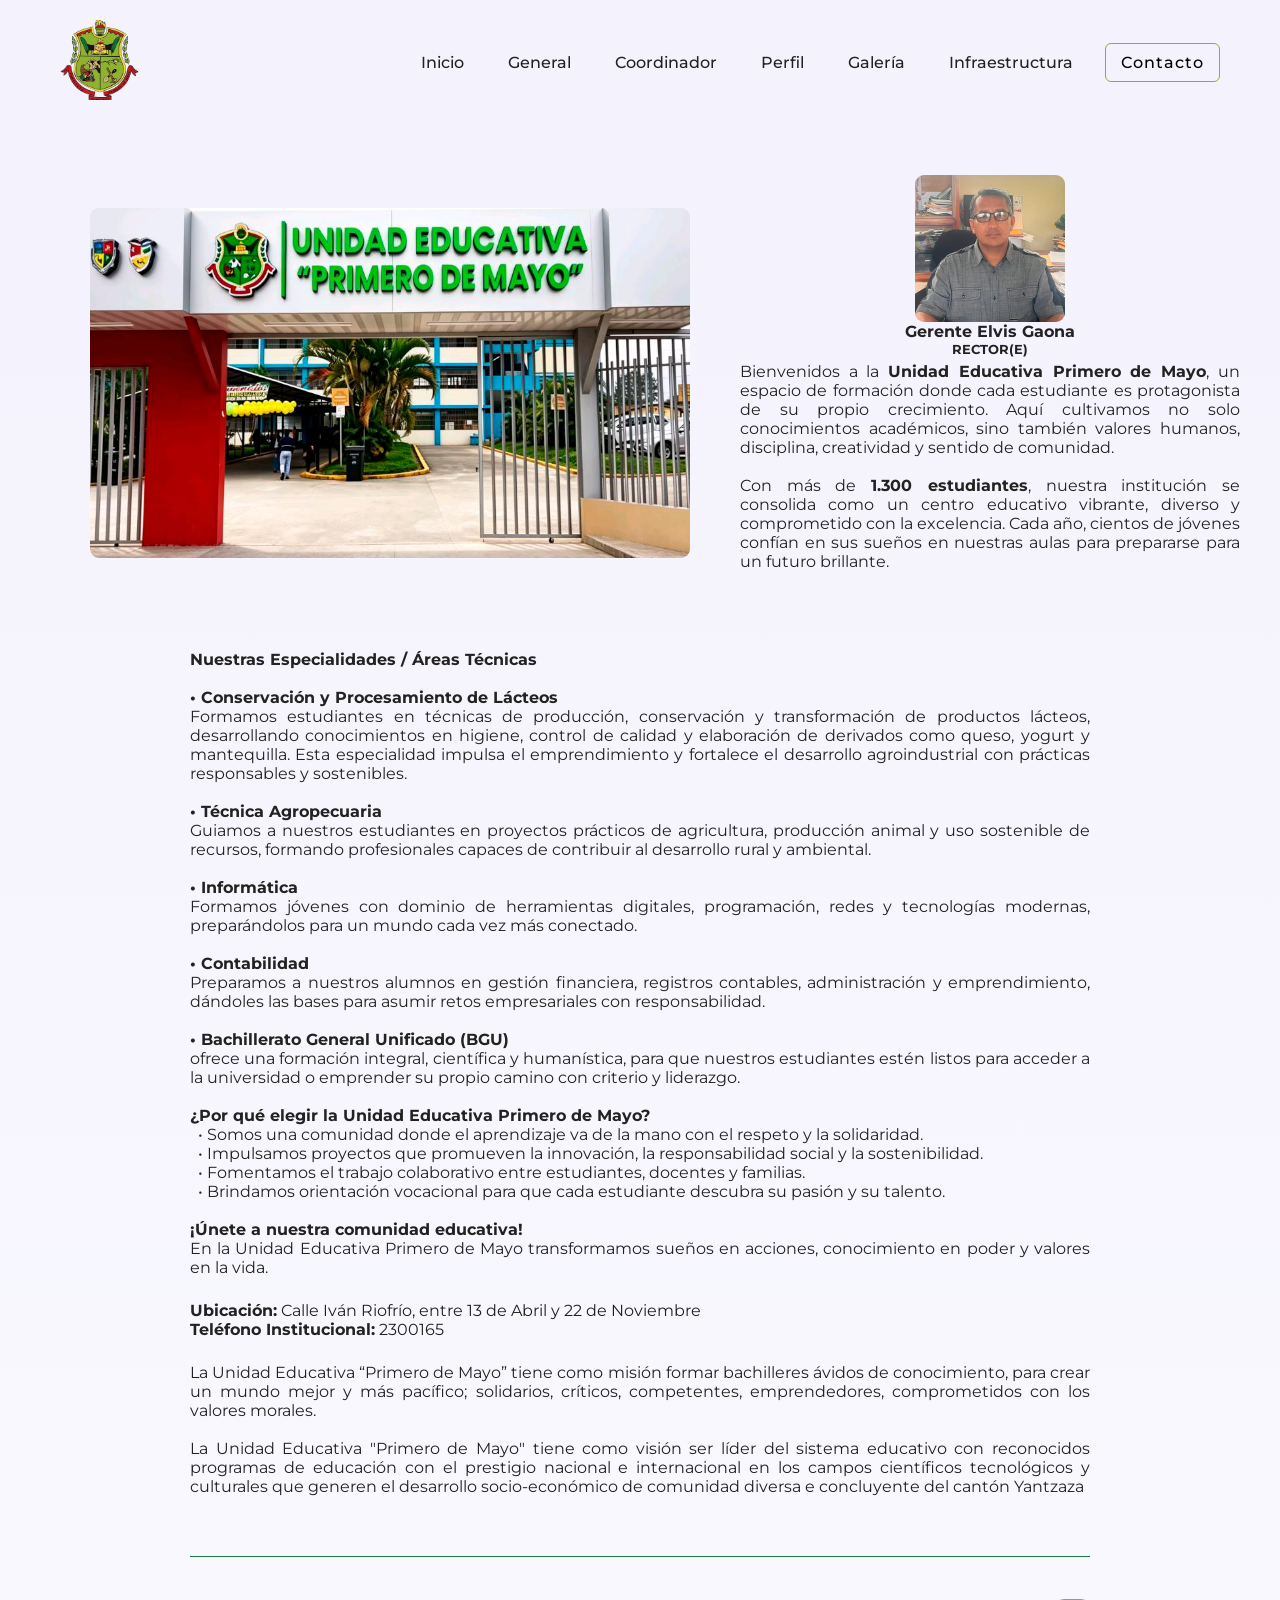
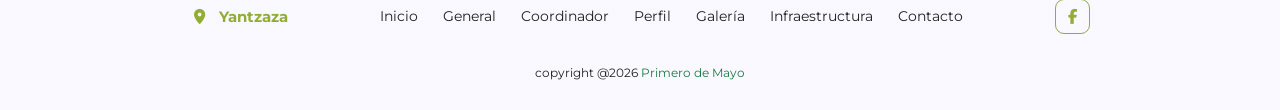
<file: index.html>
<!DOCTYPE html>
<html lang="en">

<head>
    <meta charset="UTF-8">
    <meta name="viewport" content="width=device-width, initial-scale=1.0">
    <title>Primero de Mayo - Alimentos</title>
    <link rel="stylesheet" href="style.css">
    <link rel="stylesheet" href="./css/all.min.css">
    <link rel="shortcut icon" href="./images/favicon.png" type="image/x-icon">
</head>

<body>

    <header>
        <div id="mainHeader">
            <div class="container">
                <div class="logo">
                    <img src="./images/logo 1 mayo.png" alt="" class="logoImg">
                    <i class="fa-solid fa-graduation-cap"></i>
                    <strong class="title">Primero de Mayo</strong>
                </div>
                <nav>
                    <div class="menu-toggle" onclick="toggleMenu()">
                        <span></span>
                        <span></span>
                        <span></span>
                    </div>
                    <ul id="menu">
                        <li><a href="./index.html">Inicio</a></li>
                        <li><a href="./general.html">General</a></li>
                        <li><a href="./teachers.html">Coordinador</a></li>
                        <li><a href="./profile.html">Perfil</a></li>
                        <li><a href="./gallery.html">Galería</a></li>
                        <li><a href="./infra.html">Infraestructura</a></li>
                        <li><a href="./contact.html" class="commonBtn">Contacto</a></li>
                    </ul>
                </nav>
            </div>
        </div>
    </header>

    <section class="principal">
        <div class="main">
            <div class="principal-container">
                <img src="./images/gate.png" alt="">
            </div>
            <div class="pic">
                <img src="./images/principal.png" alt="">
                <h4>Gerente Elvis Gaona</h4>
                <h5>RECTOR(E)</h5>
                <p>
                    Bienvenidos a la <strong>Unidad Educativa Primero de Mayo</strong>, un espacio de formación donde
                    cada estudiante es protagonista de su propio crecimiento. Aquí cultivamos no solo
                    conocimientos académicos, sino también valores humanos, disciplina, creatividad y
                    sentido de comunidad.
                    <br><br>
                    Con más de <strong>1.300 estudiantes</strong>, nuestra institución se consolida como un centro
                    educativo
                    vibrante,
                    diverso y comprometido con la excelencia. Cada año, cientos de jóvenes confían en sus sueños en
                    nuestras aulas para prepararse para un futuro brillante.
                    <br><br>
                </p>
            </div>
        </div>
        <div class="principal-text">
            <p>
                <strong>Nuestras Especialidades / Áreas Técnicas</strong><br><br>
                <strong>&bull; Conservación y Procesamiento de Lácteos</strong><br>
                Formamos estudiantes en técnicas de producción, conservación y transformación de productos lácteos,
                desarrollando conocimientos en higiene, control de calidad y elaboración de derivados como queso, yogurt
                y
                mantequilla. Esta especialidad impulsa el emprendimiento y fortalece el desarrollo agroindustrial con
                prácticas responsables y sostenibles.<br><br>
                <strong>&bull; Técnica Agropecuaria</strong><br>
                Guiamos a nuestros estudiantes en proyectos prácticos de agricultura, producción animal y uso sostenible
                de
                recursos,
                formando profesionales capaces de contribuir al desarrollo rural y ambiental.<br><br>
                <strong>&bull; Informática</strong><br>
                Formamos jóvenes con dominio de herramientas digitales, programación, redes y tecnologías modernas,
                preparándolos
                para un mundo cada vez más conectado.<br><br>
                <strong>&bull; Contabilidad</strong><br>
                Preparamos a nuestros alumnos en gestión financiera, registros contables, administración y
                emprendimiento,
                dándoles
                las bases para asumir retos empresariales con responsabilidad.<br><br>
                <strong>&bull; Bachillerato General Unificado (BGU)</strong><br>
                ofrece una formación integral, científica y humanística, para que nuestros estudiantes estén listos para
                acceder a
                la universidad o emprender su propio camino con criterio y liderazgo.<br><br>
                <strong>¿Por qué elegir la Unidad Educativa Primero de Mayo?</strong><br>
                &nbsp; &bull; Somos una comunidad donde el aprendizaje va de la mano con el respeto y la
                solidaridad.<br>
                &nbsp; &bull; Impulsamos proyectos que promueven la innovación, la responsabilidad social y la
                sostenibilidad.<br>
                &nbsp; &bull; Fomentamos el trabajo colaborativo entre estudiantes, docentes y familias.<br>
                &nbsp; &bull; Brindamos orientación vocacional para que cada estudiante descubra su pasión y su
                talento.<br><br>
                <strong>¡Únete a nuestra comunidad educativa!</strong><br>
                En la Unidad Educativa Primero de Mayo transformamos sueños en acciones, conocimiento en poder y valores
                en
                la vida.<br><br>
            </p>
            <p>
                <strong>Ubicación:</strong> Calle Iván Riofrío, entre 13 de Abril y 22 de Noviembre<br>
                <strong>Teléfono Institucional:</strong> 2300165 <br><br>
            </p>
            <p>
                La Unidad Educativa “Primero de Mayo” tiene como misión formar bachilleres ávidos de conocimiento,
                para crear un mundo mejor y más pacífico; solidarios, críticos, competentes, emprendedores,
                comprometidos
                con los valores morales.<br><br>

                La Unidad Educativa "Primero de Mayo" tiene como visión ser líder del sistema educativo con reconocidos
                programas de educación con el prestigio nacional e internacional en los campos científicos tecnológicos
                y
                culturales que generen el desarrollo socio-económico de comunidad diversa e concluyente del cantón
                Yantzaza
            </p>
        </div>
    </section>

    <footer class="footer">
        <div class="footer-bottom">
            <div class="footer-logo">
                <i class="fa-solid fa-location-dot"></i>
                <h4>Yantzaza</h4>
            </div>
            <div class="footer-links">
                <a href="./index.html">Inicio</a>
                <a href="./general.html">General</a>
                <a href="./teachers.html">Coordinador</a>
                <a href="./profile.html">Perfil</a>
                <a href="./gallery.html">Galería</a>
                <a href="./infra.html">Infraestructura</a>
                <a href="./contact.html">Contacto</a>
            </div>
            <div class="social-icons">
                <a href="https://www.facebook.com/p/Colegio-de-Bachillerato-Primero-de-Mayo-100065199082538/"
                    target="_blank"><i class="fa-brands fa-facebook-f"></i></a>
                <!--  <a href="#"><i class="fab fa-instagram"></i></a>
                <a href="#"><i class="fa-brands fa-x-twitter"></i></a>-->
            </div>
        </div>
        <div class="copyright">
            copyright @2026
            <a href="#">Primero de Mayo</a>
        </div>
    </footer>

    <button id="backToTop">
        <i class="fa-solid fa-arrow-up"></i>
    </button>

    <script src="script.js"></script>

</body>

</html>
</file>
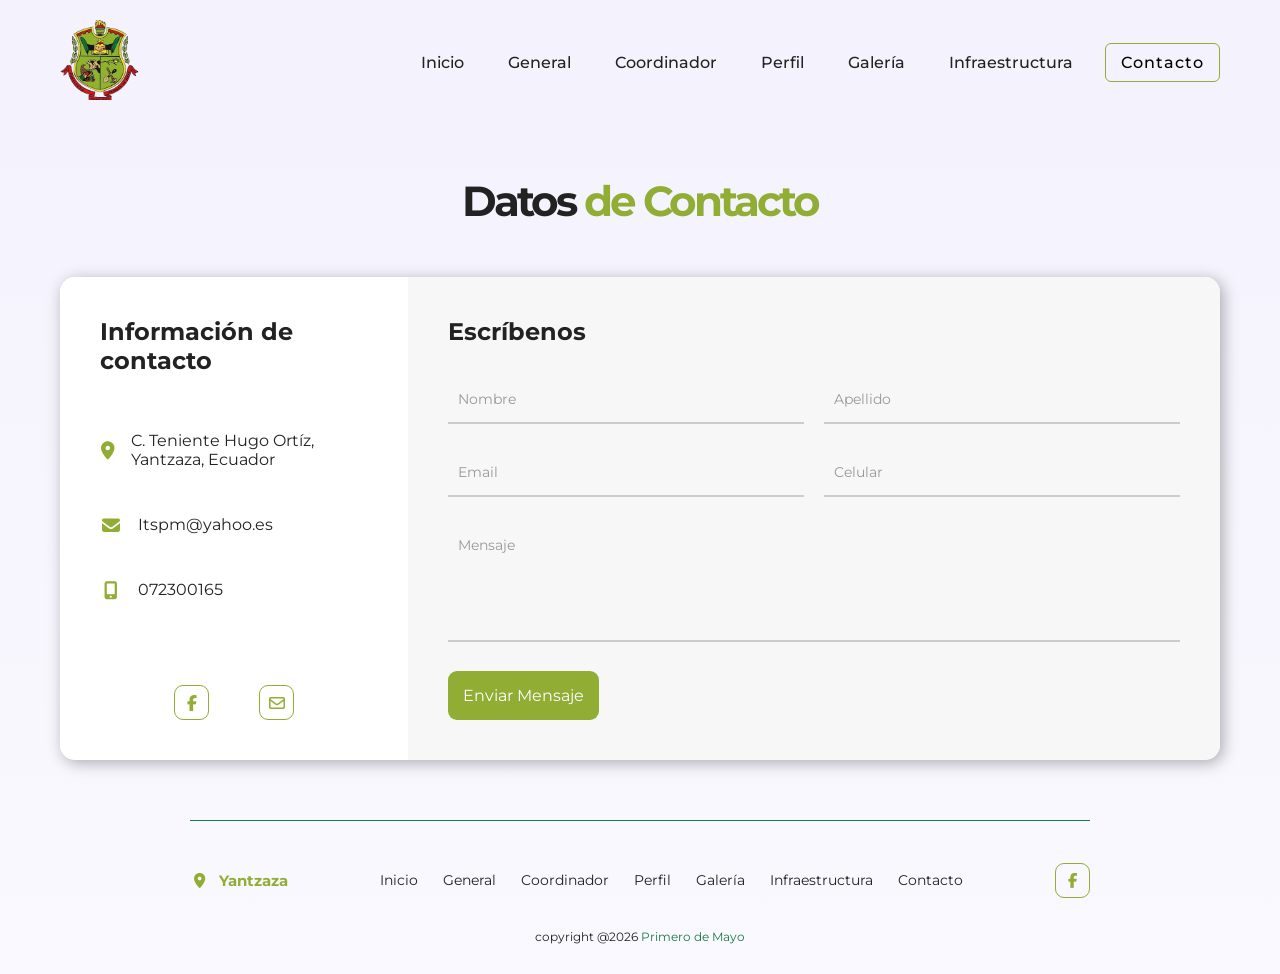
<file: contact.html>
<!DOCTYPE html>
<html lang="en">

<head>
    <meta charset="UTF-8">
    <meta name="viewport" content="width=device-width, initial-scale=1.0">
    <title>Contacto</title>
    <link rel="stylesheet" href="style.css">
    <link rel="stylesheet" href="./css/all.min.css">
    <link rel="shortcut icon" href="./images/favicon.png" type="image/x-icon">
</head>

<body>

    <header>
        <div id="mainHeader">
            <div class="container">
                <div class="logo">
                    <img src="./images/logo 1 mayo.png" alt="" class="logoImg">
                    <i class="fa-solid fa-graduation-cap"></i>
                    <strong class="title">Primero de Mayo</strong>
                </div>
                <nav>
                    <div class="menu-toggle" onclick="toggleMenu()">
                        <span></span>
                        <span></span>
                        <span></span>
                    </div>
                    <ul id="menu">
                        <li><a href="./index.html">Inicio</a></li>
                        <li><a href="./general.html">General</a></li>
                        <li><a href="./teachers.html">Coordinador</a></li>
                        <li><a href="./profile.html">Perfil</a></li>
                        <li><a href="./gallery.html">Galería</a></li>
                        <li><a href="./infra.html">Infraestructura</a></li>
                        <li><a href="./contact.html" class="commonBtn">Contacto</a></li>
                    </ul>
                </nav>
            </div>
        </div>
    </header>

    <section class="contactSection">
        <h1 class="heading teachers-title">
            Datos <span>de Contacto</span>
        </h1>
        <div class="contactContainer">
            <div class="contactInfo">
                <h2>Información de contacto</h2>
                <a href="https://www.google.com/maps/place/UNIDAD+EDUCATIVA+%22PRIMERO+DE+MAYO%22/@-3.8279506,-78.7594083,18z/data=!4m6!3m5!1s0x91cb7a061ab35707:0xca1e5c09a3e40afc!8m2!3d-3.8277557!4d-78.7594379!16s%2Fg%2F1hm3rn68t?entry=ttu&g_ep=EgoyMDI2MDQwOC4wIKXMDSoASAFQAw%3D%3D"
                    target="_blank">
                    <div class="infoItem">
                        <i class="fa-solid fa-location-dot"></i>
                        <p>C. Teniente Hugo Ortíz, Yantzaza, Ecuador</p>
                    </div>
                </a>
                <a href="mailto:Itspm@yahoo.es">
                    <div class="infoItem">
                        <i class="fa-solid fa-envelope"></i>
                        <p>Itspm@yahoo.es</p>
                    </div>
                </a>
                <a href="tel:072300165">
                    <div class="infoItem">
                        <i class="fa-solid fa-mobile-screen-button"></i>
                        <p>072300165</p>
                    </div>
                </a>
                <div class="socialIcons">
                    <a href="https://www.facebook.com/p/Colegio-de-Bachillerato-Primero-de-Mayo-100065199082538/" target="_blank"><i class="fa-brands fa-facebook-f"></i></a>
                    <a href="mailto:Itspm@yahoo.es"><i class="fa-regular fa-envelope"></i></a>
                </div>
            </div>
            <div class="contactForm">
                <h2>Escríbenos</h2>
                <form id="contactForm">
                    <div class="row">
                        <div class="inputBox">
                            <input type="text" name="nombre" placeholder=" " required>
                            <label>Nombre</label>
                        </div>
                        <div class="inputBox">
                            <input type="text" name="apellido" placeholder=" " required>
                            <label>Apellido</label>
                        </div>
                    </div>
                    <div class="row">
                        <div class="inputBox">
                            <input type="email" name="email" placeholder=" " required>
                            <label>Email</label>
                        </div>
                        <div class="inputBox">
                            <input type="text" name="celular" placeholder=" ">
                            <label>Celular</label>
                        </div>
                    </div>
                    <div class="inputBox full">
                        <textarea name="message" placeholder=" " required></textarea>
                        <label>Mensaje</label>
                    </div>
                    <!-- Opcional: evitar spam -->
                    <input type="hidden" name="_captcha" value="false">
                    <button type="submit">Enviar Mensaje</button>
                </form>
            </div>
        </div>
    </section>

    <footer class="footer">
        <div class="footer-bottom">
            <div class="footer-logo">
                <i class="fa-solid fa-location-dot"></i>
                <h4>Yantzaza</h4>
            </div>
            <div class="footer-links">
                <a href="./index.html">Inicio</a>
                <a href="./general.html">General</a>
                <a href="./teachers.html">Coordinador</a>
                <a href="./profile.html">Perfil</a>
                <a href="./gallery.html">Galería</a>
                <a href="./infra.html">Infraestructura</a>
                <a href="./contact.html">Contacto</a>
            </div>
            <div class="social-icons">
                <a href="https://www.facebook.com/p/Colegio-de-Bachillerato-Primero-de-Mayo-100065199082538/"
                    target="_blank"><i class="fa-brands fa-facebook-f"></i></a>
                <!--  <a href="#"><i class="fab fa-instagram"></i></a>
                <a href="#"><i class="fa-brands fa-x-twitter"></i></a>-->
            </div>
        </div>
        <div class="copyright">
            copyright @2026
            <a href="#">Primero de Mayo</a>
        </div>
    </footer>

    <script src="contact.js"></script>

</body>

</html>
</file>
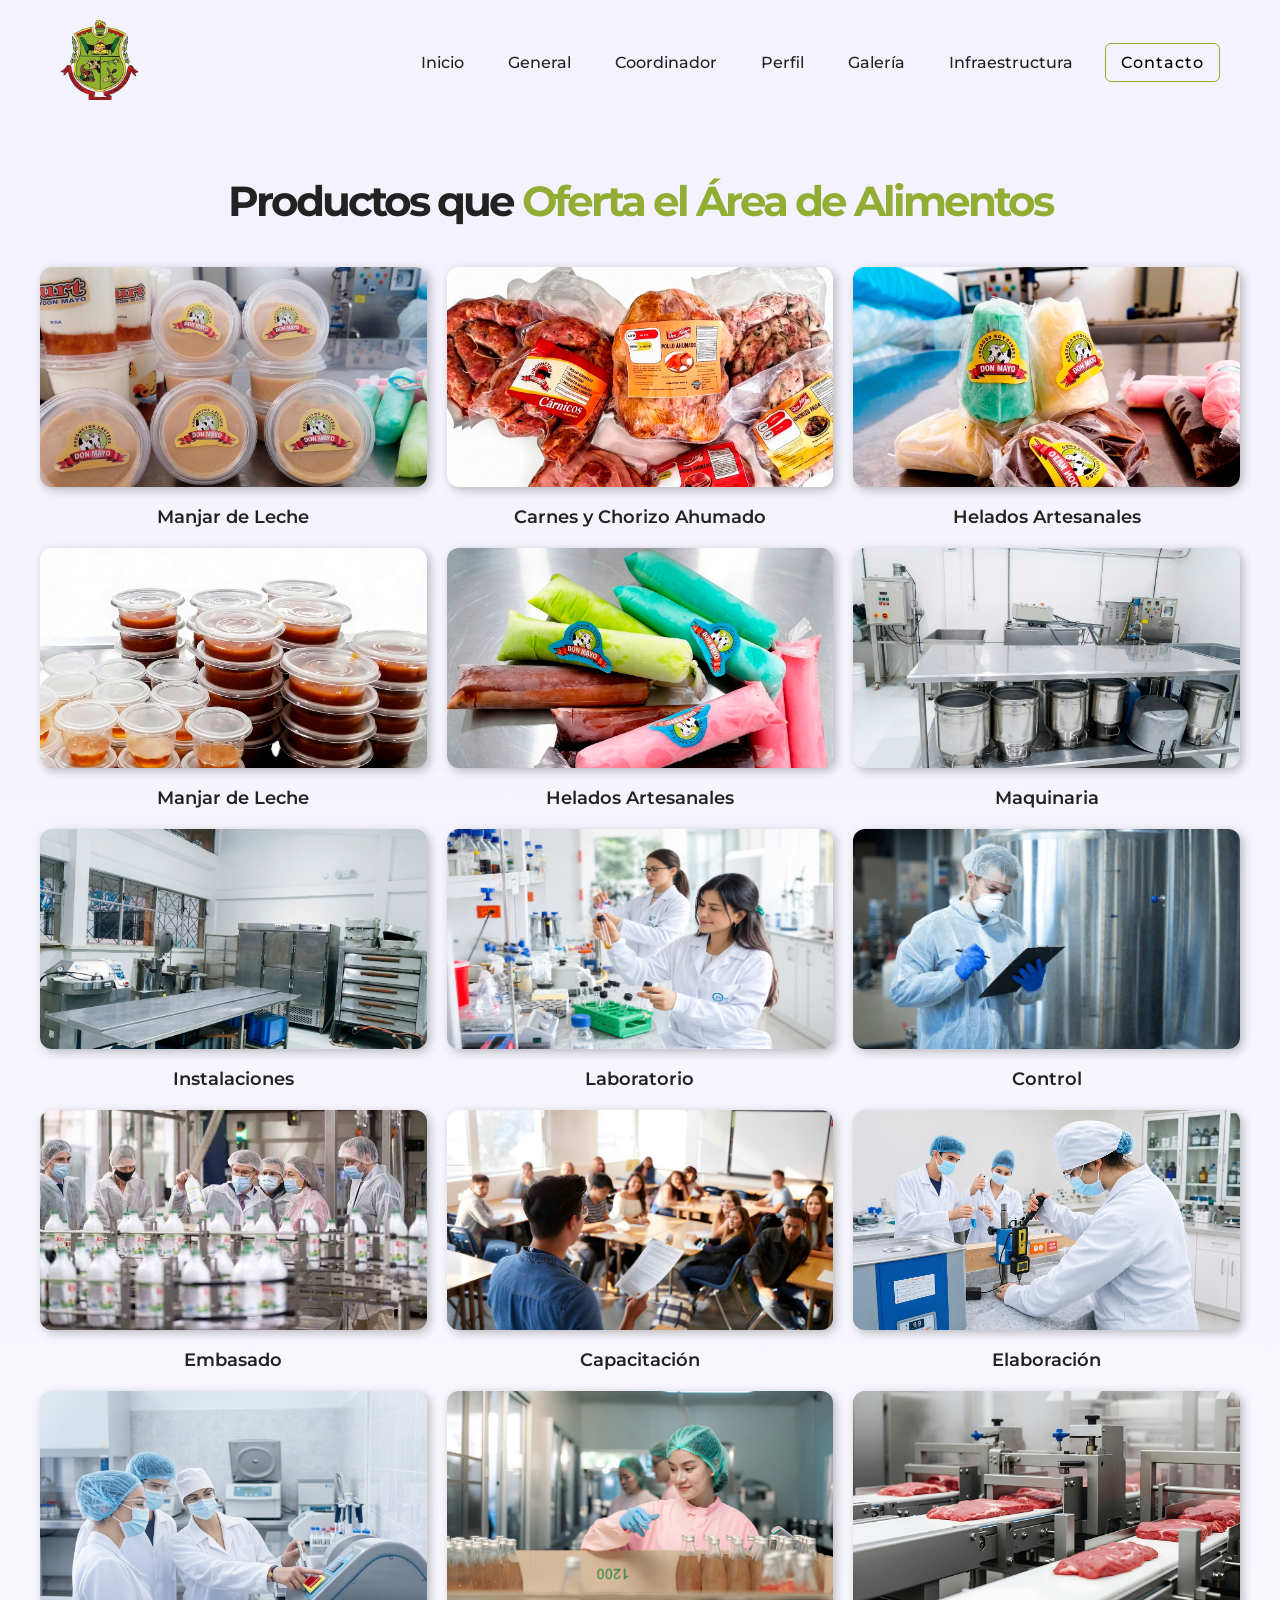
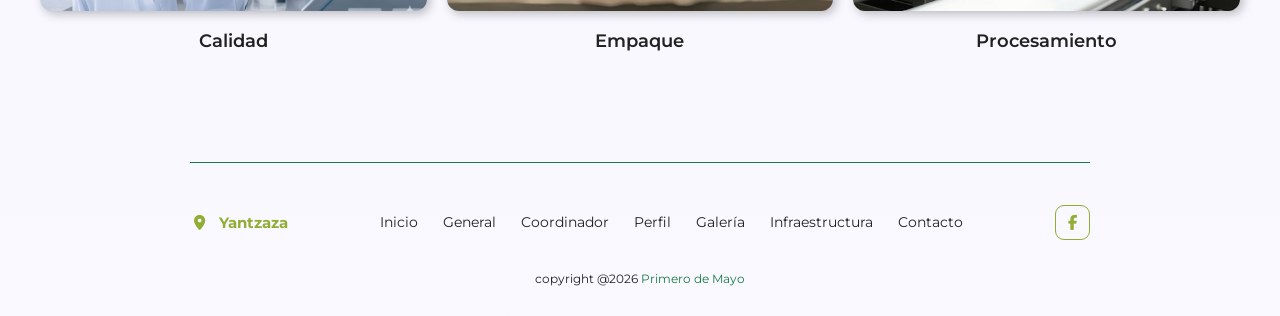
<file: gallery.html>
<!DOCTYPE html>
<html lang="en">

<head>
    <meta charset="UTF-8">
    <meta name="viewport" content="width=device-width, initial-scale=1.0">
    <title>Primero de Mayo - Alimentos</title>
    <link rel="stylesheet" href="style.css">
    <link rel="stylesheet" href="./css/all.min.css">
    <link rel="shortcut icon" href="./images/favicon.png" type="image/x-icon">
</head>

<body>

    <header>
        <div id="mainHeader">
            <div class="container">
                <div class="logo">
                    <img src="./images/logo 1 mayo.png" alt="" class="logoImg">
                    <i class="fa-solid fa-graduation-cap"></i>
                    <strong class="title">Primero de Mayo</strong>
                </div>
                <nav>
                    <div class="menu-toggle" onclick="toggleMenu()">
                        <span></span>
                        <span></span>
                        <span></span>
                    </div>
                    <ul id="menu">
                        <li><a href="./index.html">Inicio</a></li>
                        <li><a href="./general.html">General</a></li>
                        <li><a href="./teachers.html">Coordinador</a></li>
                        <li><a href="./profile.html">Perfil</a></li>
                        <li><a href="./gallery.html">Galería</a></li>
                        <li><a href="./infra.html">Infraestructura</a></li>
                        <li><a href="./contact.html" class="commonBtn">Contacto</a></li>
                    </ul>
                </nav>
            </div>
        </div>
    </header>

    <section class="gallerySection">
        <h1 class="heading">Productos que<span> Oferta el Área de Alimentos</span></h1>
        <div class="galleryGrid">
            <div class="gallery-item">
                <img src="images/prod-1.png" alt="">
                <h4>Manjar de Leche</h4>
            </div>
            <div class="gallery-item">
                <img src="images/prod-2.png" alt="">
                <h4>Carnes y Chorizo Ahumado</h4>
            </div>
            <div class="gallery-item">
                <img src="images/prod-3.png" alt="">
                <h4>Helados Artesanales</h4>
            </div>
            <div class="gallery-item">
                <img src="images/prod-4.png" alt="">
                <h4>Manjar de Leche</h4>
            </div>
            <div class="gallery-item">
                <img src="images/prod-5.png" alt="">
                <h4>Helados Artesanales</h4>
            </div> 
            <div class="gallery-item">
                <img src="images/equip-1.png" alt="">
                <h4>Maquinaria</h4>
            </div>
            <div class="gallery-item">
                <img src="images/equip-2.png" alt="">
                <h4>Instalaciones</h4>
            </div>
            <div class="gallery-item">
                <img src="images/research-bkg.png" alt="">
                <h4>Laboratorio</h4>
            </div>
            <div class="gallery-item">
                <img src="images/about.jpg" alt="">
                <h4>Control</h4>
            </div>
            <div class="gallery-item">
                <img src="images/about.png" alt="">
                <h4>Embasado</h4>
            </div> 
            <div class="gallery-item">
                <img src="images/about1.jpg" alt="">
                <h4>Capacitación</h4>
            </div>
            <div class="gallery-item">
                <img src="images/health-bkg.png" alt="">
                <h4>Elaboración</h4>
            </div>
            <div class="gallery-item">
                <img src="images/equipment-bkg.png" alt="">
                <h4>Calidad</h4>
            </div>
            <div class="gallery-item">
                <img src="images/specialist.jpg" alt="">
                <h4>Empaque</h4>
            </div> 
            <div class="gallery-item">
                <img src="images/hygiene.jpg" alt="">
                <h4>Procesamiento</h4>
            </div> 
        </div>
        <div class="lightbox" id="lightbox">
            <span class="close" id="closeLightbox">&times;</span>
            <button class="nav prev" id="prevBtn"><i class="fa-solid fa-arrow-right-long"></i></button>
            <img class="lightbox-img" id="lightboxImg">
            <h4 class="lightbox-title" id="lightboxTitle"></h4>
            <button class="nav next" id="nextBtn"><i class="fa-solid fa-arrow-right-long"></i></button>
        </div>
    </section>

    <footer class="footer">
        <div class="footer-bottom">
            <div class="footer-logo">
                <i class="fa-solid fa-location-dot"></i>
                <h4>Yantzaza</h4>
            </div>
            <div class="footer-links">
                <a href="./index.html">Inicio</a>
                <a href="./general.html">General</a>
                <a href="./teachers.html">Coordinador</a>
                <a href="./profile.html">Perfil</a>
                <a href="./gallery.html">Galería</a>
                <a href="./infra.html">Infraestructura</a>
                <a href="./contact.html">Contacto</a>
            </div>
            <div class="social-icons">
                <a href="https://www.facebook.com/p/Colegio-de-Bachillerato-Primero-de-Mayo-100065199082538/"
                    target="_blank"><i class="fa-brands fa-facebook-f"></i></a>
                <!--  <a href="#"><i class="fab fa-instagram"></i></a>
                <a href="#"><i class="fa-brands fa-x-twitter"></i></a>-->
            </div>
        </div>
        <div class="copyright">
            copyright @2026
            <a href="#">Primero de Mayo</a>
        </div>
    </footer>

    <script src="./gallery.js"></script>

</body>

</html>
</file>
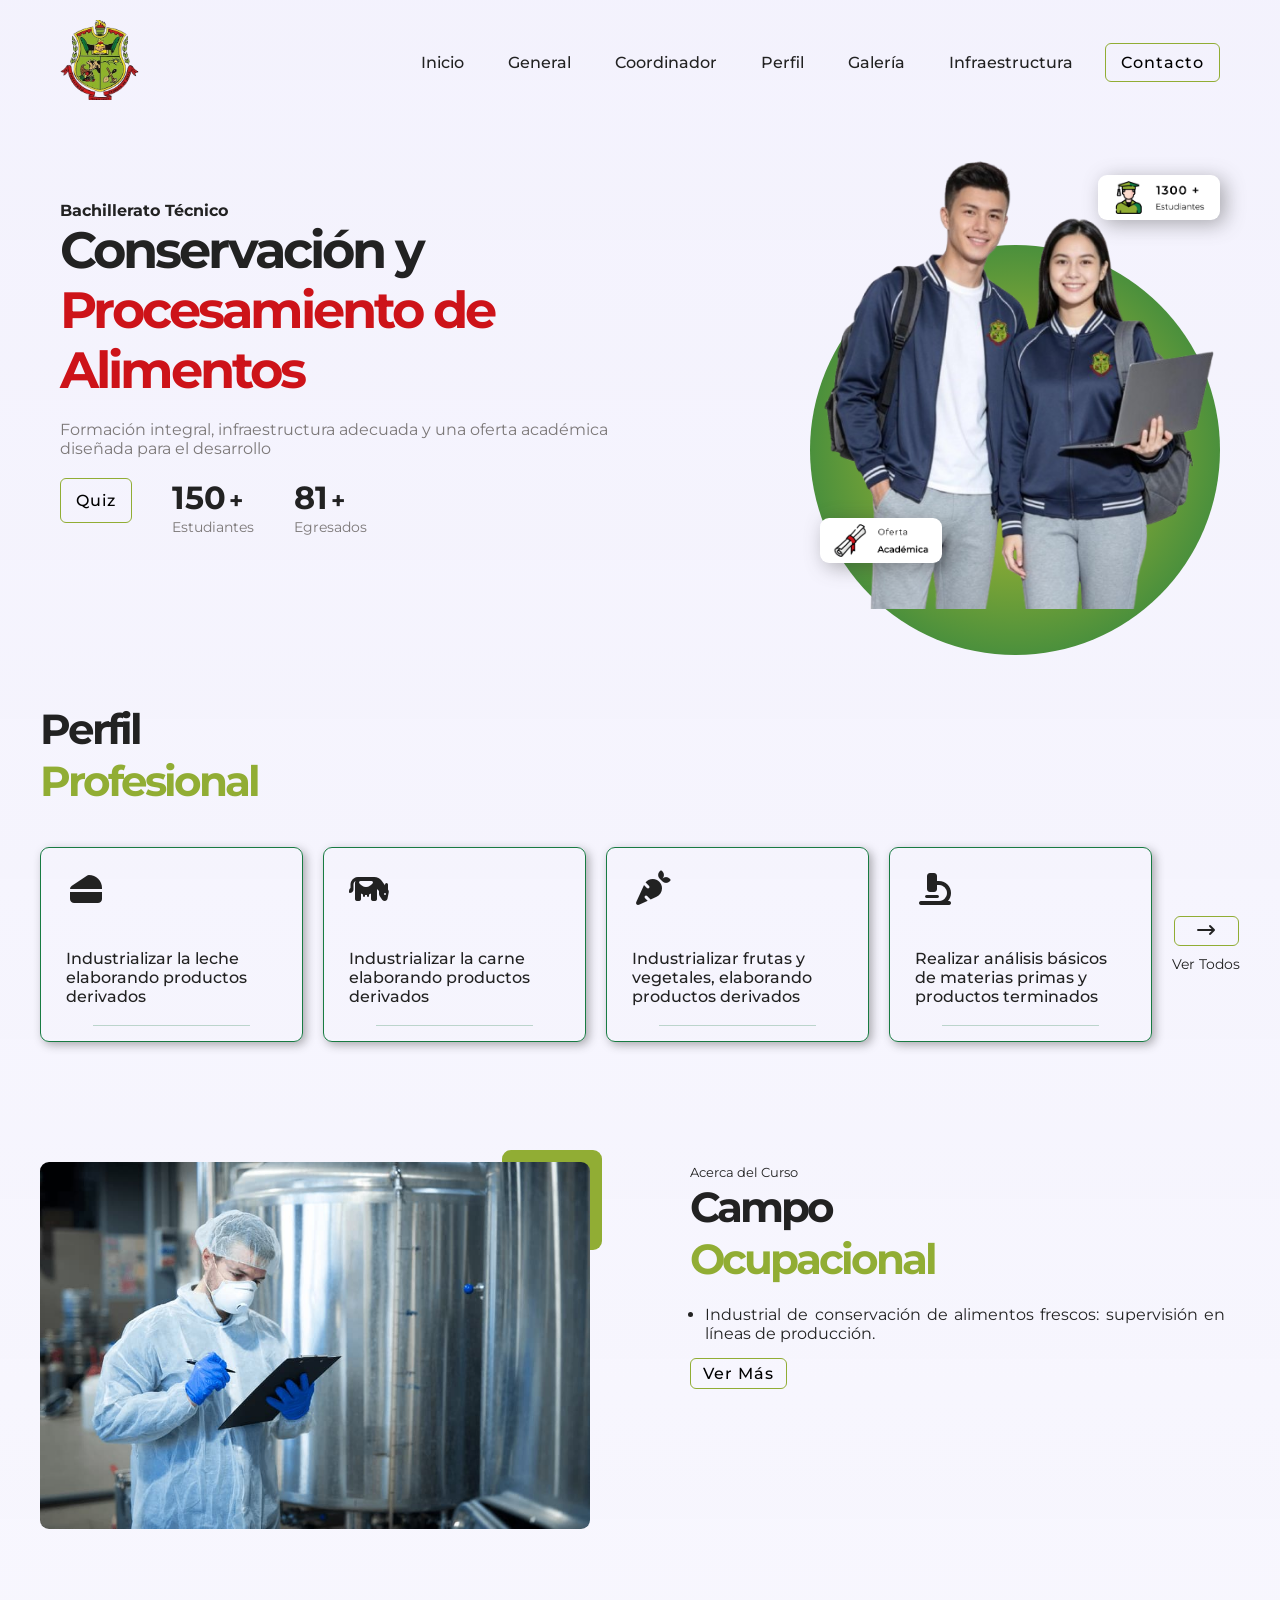
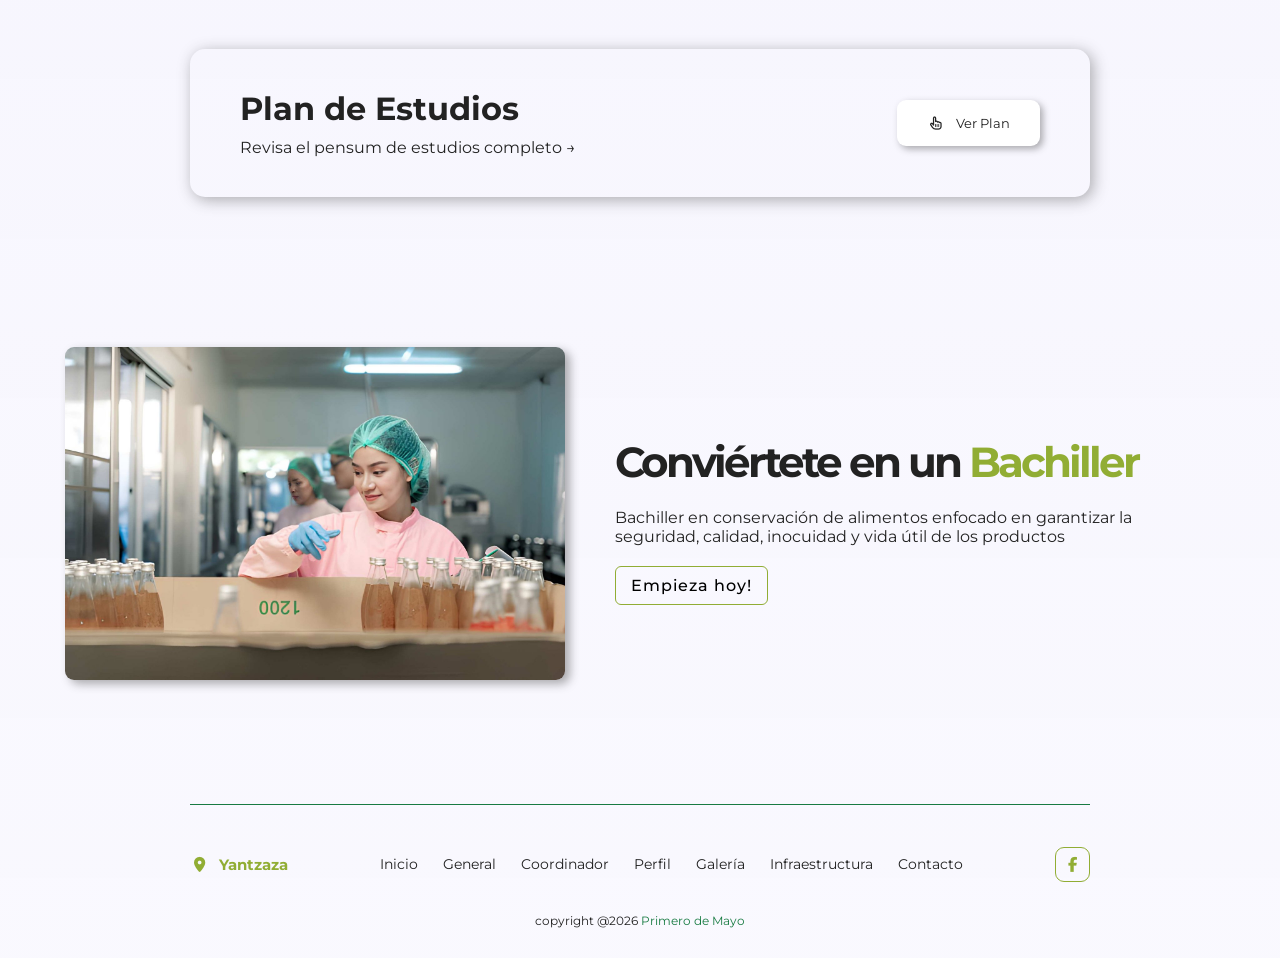
<file: general.html>
<!DOCTYPE html>
<html lang="en">

<head>
    <meta charset="UTF-8">
    <meta name="viewport" content="width=device-width, initial-scale=1.0">
    <title>Primero de Mayo - Alimentos</title>
    <link rel="stylesheet" href="style.css">
    <link rel="stylesheet" href="./css/all.min.css">
    <link rel="shortcut icon" href="./images/favicon.png" type="image/x-icon">
</head>

<body>

    <header>
        <div id="mainHeader">
            <div class="container">
                <div class="logo">
                    <img src="./images/logo 1 mayo.png" alt="" class="logoImg">
                    <i class="fa-solid fa-graduation-cap"></i>
                    <strong class="title">Primero de Mayo</strong>
                </div>
                <nav>
                    <div class="menu-toggle" onclick="toggleMenu()">
                        <span></span>
                        <span></span>
                        <span></span>
                    </div>
                    <ul id="menu">
                        <li><a href="./index.html">Inicio</a></li>
                        <li><a href="./general.html">General</a></li>
                        <li><a href="./teachers.html">Coordinador</a></li>
                        <li><a href="./profile.html">Perfil</a></li>
                        <li><a href="./gallery.html">Galería</a></li>
                        <li><a href="./infra.html">Infraestructura</a></li>
                        <li><a href="./contact.html" class="commonBtn">Contacto</a></li>
                    </ul>
                </nav>
            </div>
        </div>
    </header>

    <section id="quizOverlay">
        <div class="quizSection" id="quizSection">
            <button id="closeQuizBtn">✕</button>
            <div class="quiz-container">
                <div class="quiz-wrapper" id="quizWrapper">
                    <div class="quiz-slide" data-correct="0">
                        <h3>¿Cuál es la mejor forma de conservar frutas?</h3>
                        <button class="quiz-option">Refrigerarlas</button>
                        <button class="quiz-option">Dejarlas al sol</button>
                        <button class="quiz-option">En bolsa abierta</button>
                    </div>
                    <div class="quiz-slide" data-correct="1">
                        <h3>¿Qué método elimina bacterias?</h3>
                        <button class="quiz-option">Congelar</button>
                        <button class="quiz-option">Hervir</button>
                        <button class="quiz-option">Secar</button>
                    </div>
                    <div class="quiz-slide" data-correct="1">
                        <h3>¿Cuánto dura un alimento refrigerado?</h3>
                        <button class="quiz-option">1 día</button>
                        <button class="quiz-option">Depende del alimento</button>
                        <button class="quiz-option">1 mes</button>
                    </div>
                    <div class="quiz-slide" id="resultSlide">
                        <div id="resultsContainer"></div>
                        <button id="restartQuizBtn" class="commonBtn">
                            Rehacer test
                        </button>
                    </div>
                </div>
            </div>
            <div class="quiz-controls">
                <button id="prevBtn">← Regresar</button>
                <button id="nextBtn">Siguiente →</button>
                <button id="finishBtn" style="display:none;">Finalizar</button>
            </div>
            <div class="quiz-progress">
                <div class="quiz-progress-bar" id="quizProgressBar"></div>
            </div>
        </div>
    </section>

    <section class="hero" id="heroSection">
        <div class="hero-text">
            <h4>Bachillerato Técnico</h4>
            <h1 class="heading heroHeading">
                Conservación y<br><span>Procesamiento de Alimentos</span>
            </h1>
            <p>
                Formación integral, infraestructura adecuada y una oferta académica diseñada para el desarrollo
            </p>
            <div class="stats">
                <button class="commonBtn" id="openQuizBtn">
                    Quiz
                </button>
                <div>
                    <span id="courseCount">0</span><br>
                    <span class="counterText">Estudiantes</span>
                </div>
                <div>
                    <span id="studentCount">0</span><br>
                    <span class="counterText">Egresados</span>
                </div>
            </div>
        </div>
        <div class="hero-image">
            <img src="images/user-hero.png" class="userImage">
            <img src="images/academic.png" class="heroIcon1">
            <img src="images/students.png" class="heroIcon2">
            <div class="circle-container">
                <div class="circle"></div>
                <div class="circle"></div>
                <div class="circle"></div>
            </div>
        </div>
    </section>

    <section class="courseSection">
        <h1 class="heading" data-aos="zoom-in">
            Perfil<br><span>Profesional</span>
        </h1>
        <div class="courses" data-aos="fade-right">
            <div class="course">
                <i class="fa-solid fa-cheese"></i><br>
                <span>Industrializar la leche elaborando productos derivados</span>
                <hr>
            </div>
            <div class="course">
                <i class="fa-solid fa-cow"></i><br>
                <span>Industrializar la carne elaborando productos derivados</span>
                <hr>
            </div>
            <div class="course">
                <i class="fa-solid fa-carrot"></i><br>
                <span>Industrializar frutas y vegetales, elaborando productos derivados</span>
                <hr>
            </div>
            <div class="course">
                <i class="fa-solid fa-microscope"></i><br>
                <span>Realizar análisis básicos de materias primas y productos terminados</span>
                <hr>
            </div>
            <div class="course-button">
                <button class="commonBtn">
                    <a href="./profile.html"><i class="fa-solid fa-arrow-right-long"></i></a>
                </button>
                <span class="browseAll">Ver Todos</span>
            </div>
        </div>
    </section>

    <section class="aboutSection">
        <div class="imageBox" data-aos="zoom-in">
            <div class="boxCorner"></div>
            <img src="images/about.jpg" alt="">
        </div>
        <div class="textBox" data-aos="fade-right">
            <small>Acerca del Curso</small>
            <h1 class="heading">Campo<br><span>Ocupacional</span></h1>
            <ul class="custom-list">
                <li>Industrial de conservación de alimentos frescos: supervisión en líneas de producción.</li>
            </ul>
            <a href="./profile.html"><button class="commonBtn">Ver Más</button></a>
        </div>
    </section>

    <section class="newsSection">
        <div class="newsTop">
            <div class="newsText">
                <h2>Plan de Estudios</h2>
                <p>
                    Revisa el pensum de estudios completo →
                </p>
            </div>
            <button class="newsBtn" onclick="toggleTabla()">
                <i class="fa-regular fa-hand-pointer"></i>
                Ver Plan
            </button>
        </div>
        <div id="tablaWrapper" class="tabla-wrapper">
            <table class="tabla">
                <tr>
                    <th colspan="2" rowspan="2">
                        Total periodos pedagógicos tronco común
                    </th>
                    <th>1ro</th>
                    <th>2do</th>
                    <th>3ro</th>
                </tr>
                <tr>
                    <th class="num">19</th>
                    <th class="num">19</th>
                    <th class="num">19</th>
                </tr>
                <tr>
                    <td rowspan="3">Módulos Genéricos de la Familia Profesional</td>
                    <td>Seguridad Industrial</td>
                    <td class="num">2</td>
                    <td class="num">2</td>
                    <td></td>
                </tr>
                <tr>
                    <td>Procesos Industriales Sostenibles</td>
                    <td class="num">2</td>
                    <td class="num">2</td>
                    <td></td>
                </tr>
                <tr>
                    <td>Dibujo Técnico Aplicado</td>
                    <td class="num">2</td>
                    <td></td>
                    <td></td>
                </tr>
                <tr>
                    <td rowspan="6">Módulos Especialización</td>
                    <td>Nutrientes de los alimentos</td>
                    <td class="num">4</td>
                    <td></td>
                    <td></td>
                </tr>
                <tr>
                    <td>Métodos de conservación</td>
                    <td class="num">4</td>
                    <td></td>
                    <td></td>
                </tr>
                <tr>
                    <td>Gestión de calidad y seguridad alimentaria</td>
                    <td class="num">4</td>
                    <td class="num">2</td>
                    <td></td>
                </tr>
                <tr>
                    <td>Procesamiento de cárnicos</td>
                    <td></td>
                    <td class="num">4</td>
                    <td class="num">6</td>
                </tr>
                <tr>
                    <td>Procesamiento de lácteos</td>
                    <td></td>
                    <td class="num">4</td>
                    <td class="num">6</td>
                </tr>
                <tr>
                    <td>Procesamiento de frutas y verduras</td>
                    <td></td>
                    <td class="num">4</td>
                    <td class="num">6</td>
                </tr>
                <tr>
                    <td colspan="2">Módulo práctico/experimental</td>
                    <td class="num">3</td>
                    <td class="num">3</td>
                    <td class="num">3</td>
                </tr>
                <tr class="total">
                    <td colspan="2">Total de periodos pedagógicos de formación técnica</td>
                    <td class="num">21</td>
                    <td class="num">21</td>
                    <td class="num">21</td>
                </tr>
            </table>
        </div>
        <div class="download-container">
            <a href="./images/resolucion-administrativa.png" download="Resolucion" class="download-btn">
                <i class="fa-solid fa-file-arrow-down"></i>
                <span>Resolución Administrativa
            </span>
            </a>
        </div>
    </section>
    <!--  
    <section class="testimonial-section">
        <small data-aos="zoom-in">Reseñas Destacadas</small>
        <h2 class="heading" data-aos="zoom-in">Reseñas de <span>Estudiantes y Graduados</span></h2>
        <div class="testimonial-container" data-aos="fade-right">
            <div class="testimonial-wrapper" id="testimonialWrapper">
                <div class="testimonial">
                    <div class="top-section">
                        <div class="image">
                            <img src="images/testimonial-1.jpg" alt="">
                        </div>
                        <div class="info">
                            <h3>Lorena Hidalgo 1</h3>
                            <p class="position">Emprendedora</p>
                            <div class="stars">
                                <i class="fa-solid fa-star"></i>
                                <i class="fa-solid fa-star"></i>
                                <i class="fa-solid fa-star"></i>
                                <i class="fa-solid fa-star"></i>
                                <i class="fa-solid fa-star"></i>
                            </div>
                            <div class="quote-icon1">
                                <i class="fa-solid fa-quote-right"></i>
                            </div>
                        </div>
                    </div>
                    <p>Antes desperdiciaba mucha comida porque no sabía cómo
                        guardarla bien, pero ahora todo me dura fresco
                    </p>
                </div>
                <div class="testimonial">
                    <div class="top-section">
                        <div class="image">
                            <img src="images/testimonial-2.jpg" alt="">
                        </div>
                        <div class="info">
                            <h3>Lorena Hidalgo 2</h3>
                            <p class="position">Emprendedora</p>
                            <div class="stars">
                                <i class="fa-solid fa-star"></i>
                                <i class="fa-solid fa-star"></i>
                                <i class="fa-solid fa-star"></i>
                                <i class="fa-solid fa-star"></i>
                                <i class="fa-solid fa-star"></i>
                            </div>
                            <div class="quote-icon1">
                                <i class="fa-solid fa-quote-right"></i>
                            </div>
                        </div>
                    </div>
                    <p>Antes desperdiciaba mucha comida porque no sabía cómo
                        guardarla bien, pero ahora todo me dura fresco
                    </p>
                </div>
                <div class="testimonial">
                    <div class="top-section">
                        <div class="image">
                            <img src="images/testimonial-3.jpg" alt="">
                        </div>
                        <div class="info">
                            <h3>Lorena Hidalgo 3</h3>
                            <p class="position">Emprendedora</p>
                            <div class="stars">
                                <i class="fa-solid fa-star"></i>
                                <i class="fa-solid fa-star"></i>
                                <i class="fa-solid fa-star"></i>
                                <i class="fa-solid fa-star"></i>
                                <i class="fa-solid fa-star"></i>
                            </div>
                            <div class="quote-icon1">
                                <i class="fa-solid fa-quote-right"></i>
                            </div>
                        </div>
                    </div>
                    <p>Antes desperdiciaba mucha comida porque no sabía cómo
                        guardarla bien, pero ahora todo me dura fresco
                    </p>
                </div>
                <div class="testimonial">
                    <div class="top-section">
                        <div class="image">
                            <img src="images/testimonial-4.jpg" alt="">
                        </div>
                        <div class="info">
                            <h3>Lorena Hidalgo 4</h3>
                            <p class="position">Emprendedora</p>
                            <div class="stars">
                                <i class="fa-solid fa-star"></i>
                                <i class="fa-solid fa-star"></i>
                                <i class="fa-solid fa-star"></i>
                                <i class="fa-solid fa-star"></i>
                                <i class="fa-solid fa-star"></i>
                            </div>
                            <div class="quote-icon1">
                                <i class="fa-solid fa-quote-right"></i>
                            </div>
                        </div>
                    </div>
                    <p>Antes desperdiciaba mucha comida porque no sabía cómo
                        guardarla bien, pero ahora todo me dura fresco
                    </p>
                </div>
            </div>
            <div class="dots">
                <span class="dot active" onclick="moveToSlide(0)"></span>
                <span class="dot" onclick="moveToSlide(1)"></span>
            </div>
        </div>
    </section>
    -->
    <section class="specialist-section">
        <div class="specialist-container">
            <div class="specialist-image" data-aos="fade-right">
                <img src="images/specialist.jpg" alt="">
            </div>
            <div class="specialist-content" data-aos="fade-left">
                <h1 class="heading">Conviértete en un <span>Bachiller</span></h1>
                <p>
                    Bachiller en conservación de alimentos enfocado en garantizar la seguridad, 
                    calidad, inocuidad y vida útil de los productos
                </p>
                <a href="./contact.html" class="commonBtn">Empieza hoy!</a>
            </div>
        </div>
    </section>

    <footer class="footer">
        <div class="footer-bottom">
            <div class="footer-logo">
                <i class="fa-solid fa-location-dot"></i>
                <h4>Yantzaza</h4>
            </div>
            <div class="footer-links">
                <a href="./index.html">Inicio</a>
                <a href="./general.html">General</a>
                <a href="./teachers.html">Coordinador</a>
                <a href="./profile.html">Perfil</a>
                <a href="./gallery.html">Galería</a>
                <a href="./infra.html">Infraestructura</a>
                <a href="./contact.html">Contacto</a>
            </div>
            <div class="social-icons">
                <a href="https://www.facebook.com/p/Colegio-de-Bachillerato-Primero-de-Mayo-100065199082538/"
                    target="_blank"><i class="fa-brands fa-facebook-f"></i></a>
                <!--  <a href="#"><i class="fab fa-instagram"></i></a>
                <a href="#"><i class="fa-brands fa-x-twitter"></i></a>-->
            </div>
        </div>
        <div class="copyright">
            copyright @2026
            <a href="#">Primero de Mayo</a>
        </div>
    </footer>

    <button id="backToTop">
        <i class="fa-solid fa-arrow-up"></i>
    </button>

    <script src="script.js"></script>

</body>

</html>
</file>
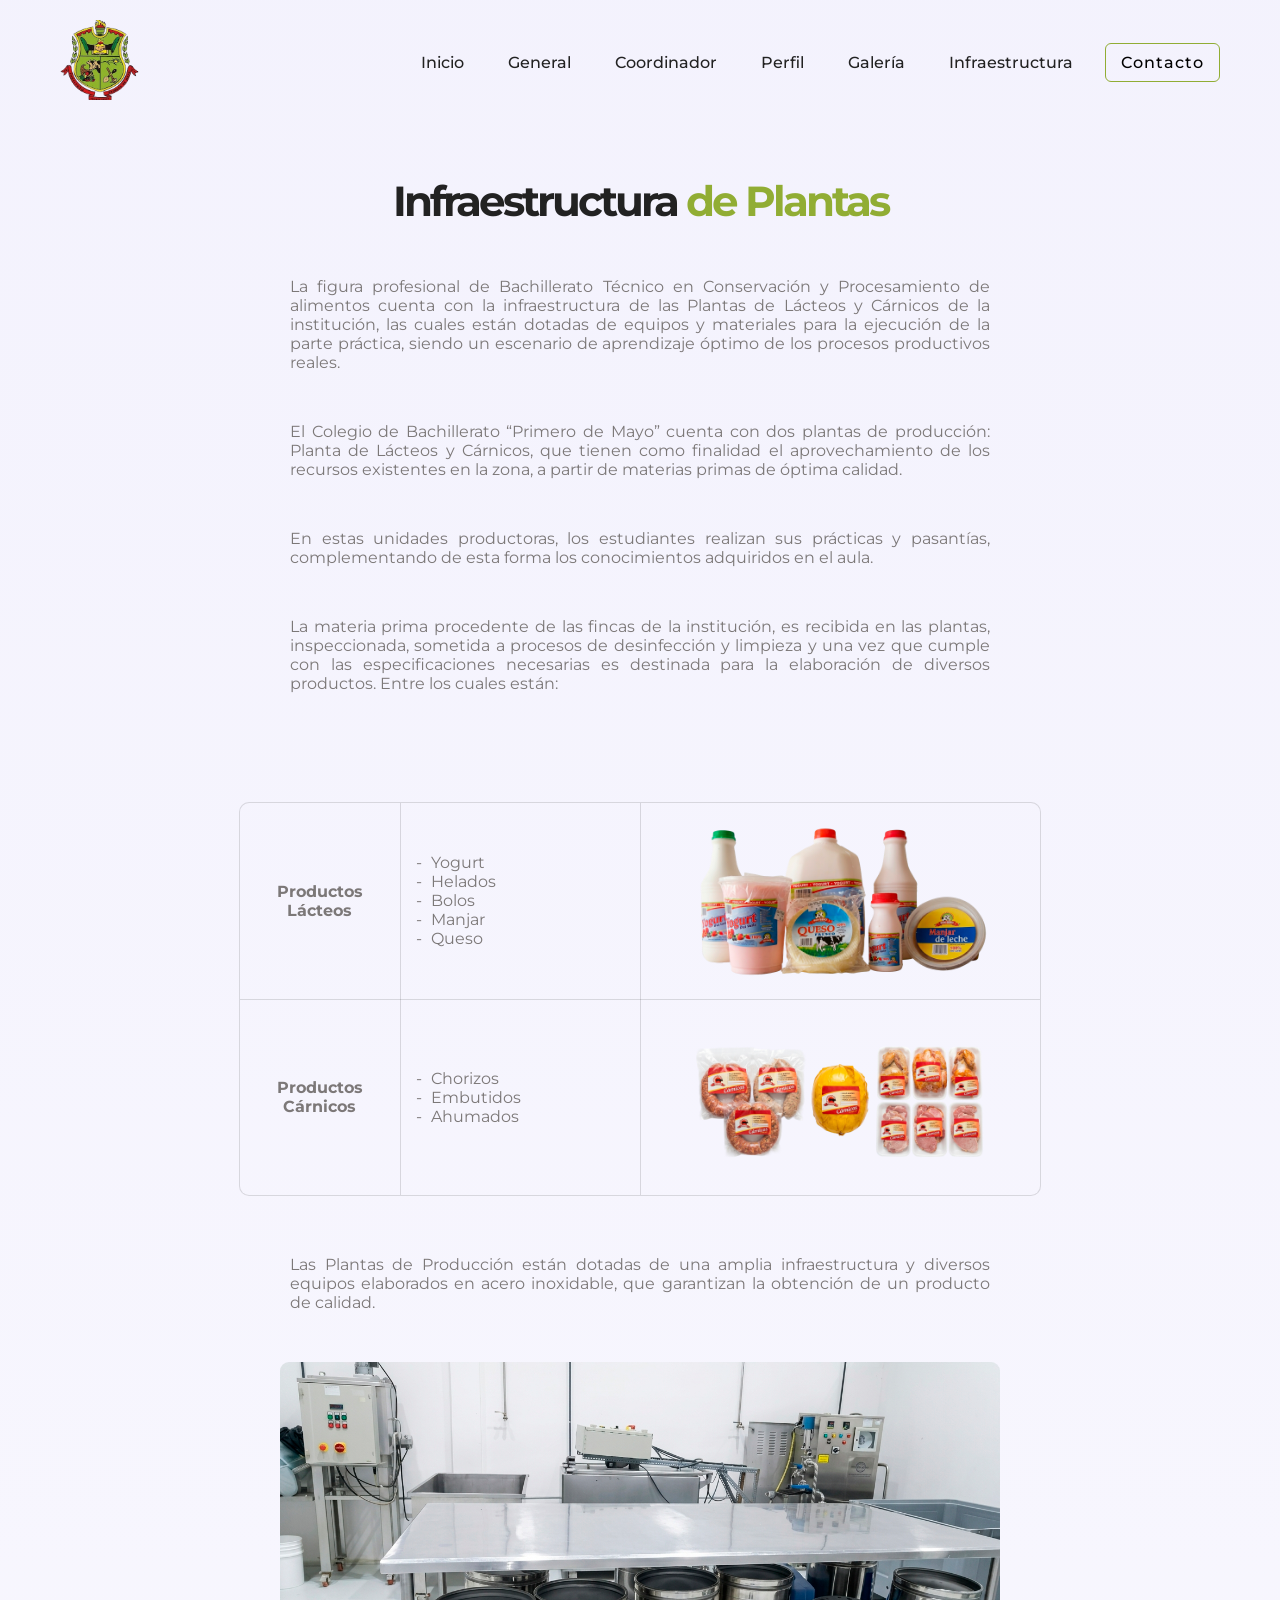
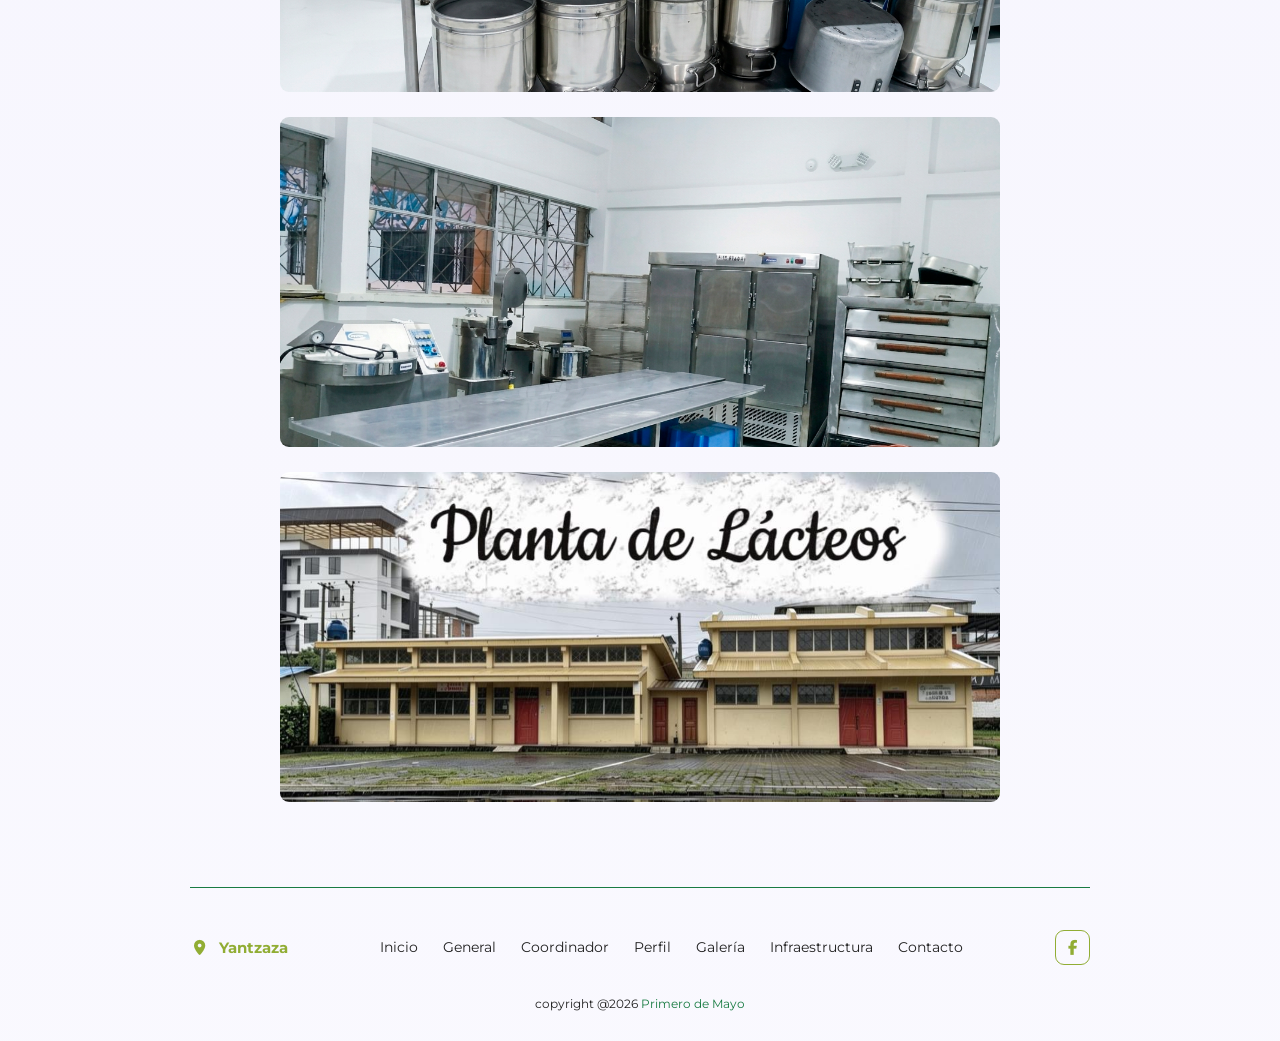
<file: infra.html>
<!DOCTYPE html>
<html lang="en">

<head>
    <meta charset="UTF-8">
    <meta name="viewport" content="width=device-width, initial-scale=1.0">
    <title>Primero de Mayo - Alimentos</title>
    <link rel="stylesheet" href="style.css">
    <link rel="stylesheet" href="./css/all.min.css">
    <link rel="shortcut icon" href="./images/favicon.png" type="image/x-icon">
</head>

<body>

    <header>
        <div id="mainHeader">
            <div class="container">
                <div class="logo">
                    <img src="./images/logo 1 mayo.png" alt="" class="logoImg">
                    <i class="fa-solid fa-graduation-cap"></i>
                    <strong class="title">Primero de Mayo</strong>
                </div>
                <nav>
                    <div class="menu-toggle" onclick="toggleMenu()">
                        <span></span>
                        <span></span>
                        <span></span>
                    </div>
                    <ul id="menu">
                        <li><a href="./index.html">Inicio</a></li>
                        <li><a href="./general.html">General</a></li>
                        <li><a href="./teachers.html">Coordinador</a></li>
                        <li><a href="./profile.html">Perfil</a></li>
                        <li><a href="./gallery.html">Galería</a></li>
                        <li><a href="./infra.html">Infraestructura</a></li>
                        <li><a href="./contact.html" class="commonBtn">Contacto</a></li>
                    </ul>
                </nav>
            </div>
        </div>
    </header>

    <section class="infra">
        <h1 class="heading teachers-title">Infraestructura <span>de Plantas</span></h1>
        <div class="infra-container">
            <p>
                La figura profesional de Bachillerato Técnico en Conservación y Procesamiento
                de alimentos cuenta con la infraestructura de las Plantas de Lácteos y Cárnicos
                de la institución, las cuales están dotadas de equipos y materiales para la
                ejecución de la parte práctica, siendo un escenario de aprendizaje óptimo de
                los procesos productivos reales.
            </p>
            <p>
                El Colegio de Bachillerato “Primero de Mayo” cuenta con dos plantas de
                producción: Planta de Lácteos y Cárnicos, que tienen como finalidad el
                aprovechamiento de los recursos existentes en la zona, a partir de materias
                primas de óptima calidad.
            </p>
            <p>
                En estas unidades productoras, los estudiantes realizan sus prácticas y
                pasantías, complementando de esta forma los conocimientos adquiridos en el aula.
            </p>
            <p>
                La materia prima procedente de las fincas de la institución, es recibida en las
                plantas, inspeccionada, sometida a procesos de desinfección y limpieza y una vez
                que cumple con las especificaciones necesarias es destinada para la elaboración
                de diversos productos. Entre los cuales están:
            </p>
        </div>
        <div class="infra-table-container">
            <table class="infra-table">
                <tbody>
                    <tr>
                        <td class="col-title">
                            <h4>Productos<br>Lácteos</h4>
                        </td>
                        <td class="col-list">
                            <ul>
                                <li>Yogurt</li>
                                <li>Helados</li>
                                <li>Bolos</li>
                                <li>Manjar</li>
                                <li>Queso</li>
                            </ul>
                        </td>
                        <td class="col-image">
                            <img src="./images/dairy.png" alt="">
                        </td>
                    </tr>
                    <tr>
                        <td class="col-title">
                            <h4>Productos<br>Cárnicos</h4>
                        </td>
                        <td class="col-list">
                            <ul>
                                <li>Chorizos</li>
                                <li>Embutidos</li>
                                <li>Ahumados</li>
                            </ul>
                        </td>
                        <td class="col-image">
                            <img src="./images/meat-products.png" alt="">
                        </td>
                    </tr>
                </tbody>
            </table>
        </div>
        <p>
            Las Plantas de Producción están dotadas de una amplia infraestructura y diversos
            equipos elaborados en acero inoxidable, que garantizan la obtención de un producto
            de calidad.
        </p>
        <img src="./images/equip-1.png" alt="" class="infra-img">
        <img src="./images/equip-2.png" alt="" class="infra-img">
        <img src="./images/facade.png" alt="" class="infra-img">
    </section>

    <footer class="footer">
        <div class="footer-bottom">
            <div class="footer-logo">
                <i class="fa-solid fa-location-dot"></i>
                <h4>Yantzaza</h4>
            </div>
            <div class="footer-links">
                <a href="./index.html">Inicio</a>
                <a href="./general.html">General</a>
                <a href="./teachers.html">Coordinador</a>
                <a href="./profile.html">Perfil</a>
                <a href="./gallery.html">Galería</a>
                <a href="./infra.html">Infraestructura</a>
                <a href="./contact.html">Contacto</a>
            </div>
            <div class="social-icons">
                <a href="https://www.facebook.com/p/Colegio-de-Bachillerato-Primero-de-Mayo-100065199082538/"
                    target="_blank"><i class="fa-brands fa-facebook-f"></i></a>
                <!--  <a href="#"><i class="fab fa-instagram"></i></a>
                <a href="#"><i class="fa-brands fa-x-twitter"></i></a>-->
            </div>
        </div>
        <div class="copyright">
            copyright @2026
            <a href="#">Primero de Mayo</a>
        </div>
    </footer>

    <button id="backToTop">
        <i class="fa-solid fa-arrow-up"></i>
    </button>


    <script src="script.js"></script>

</body>

</html>
</file>
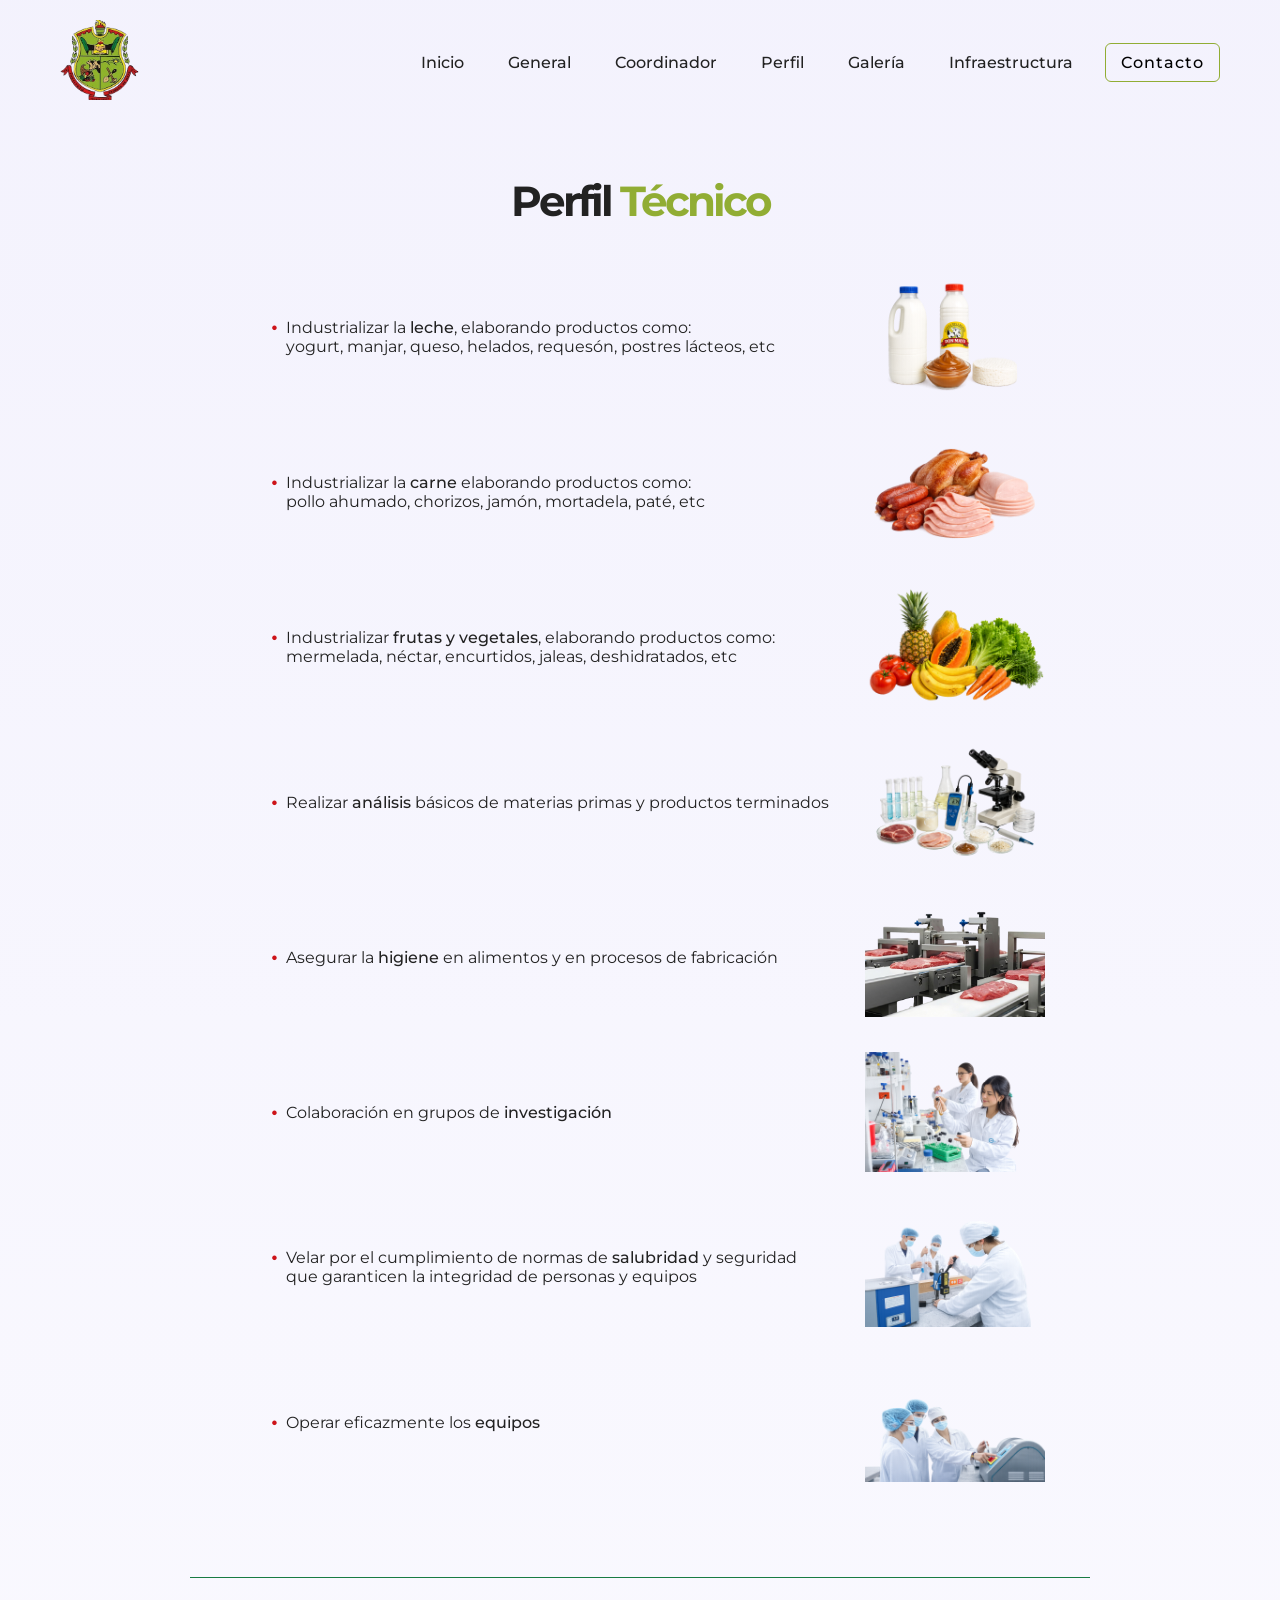
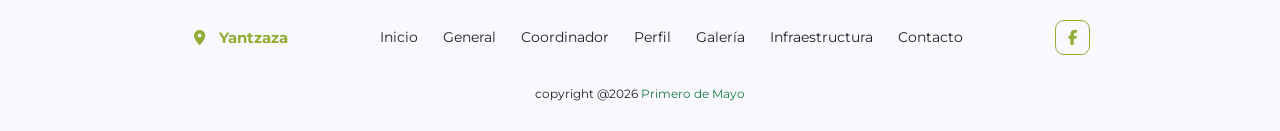
<file: profile.html>
<!DOCTYPE html>
<html lang="en">

<head>
    <meta charset="UTF-8">
    <meta name="viewport" content="width=device-width, initial-scale=1.0">
    <title>Primero de Mayo - Alimentos</title>
    <link rel="stylesheet" href="style.css">
    <link rel="stylesheet" href="./css/all.min.css">
    <link rel="shortcut icon" href="./images/favicon.png" type="image/x-icon">
</head>

<body>

    <header>
        <div id="mainHeader">
            <div class="container">
                <div class="logo">
                    <img src="./images/logo 1 mayo.png" alt="" class="logoImg">
                    <i class="fa-solid fa-graduation-cap"></i>
                    <strong class="title">Primero de Mayo</strong>
                </div>
                <nav>
                    <div class="menu-toggle" onclick="toggleMenu()">
                        <span></span>
                        <span></span>
                        <span></span>
                    </div>
                    <ul id="menu">
                        <li><a href="./index.html">Inicio</a></li>
                        <li><a href="./general.html">General</a></li>
                        <li><a href="./teachers.html">Coordinador</a></li>
                        <li><a href="./profile.html">Perfil</a></li>
                        <li><a href="./gallery.html">Galería</a></li>
                        <li><a href="./infra.html">Infraestructura</a></li>
                        <li><a href="./contact.html" class="commonBtn">Contacto</a></li>
                    </ul>
                </nav>
            </div>
        </div>
    </header>

    <section class="profile">
        <h1 class="heading profile-title">
            Perfil<span> Técnico</span>
        </h1>
        <div class="profile-box">
            <span>Industrializar la <strong>leche</strong>, elaborando productos como:<br>
                yogurt, manjar, queso, helados, requesón, postres lácteos, etc
            </span>
            <img src="./images/milk.png" alt="">
        </div>
        <div class="profile-box">
            <span>Industrializar la <strong>carne</strong> elaborando productos como:<br>
                pollo ahumado, chorizos, jamón, mortadela, paté, etc
            </span>
            <img src="./images/meat.png" alt="">
        </div>
        <div class="profile-box">
            <span>Industrializar <strong>frutas y vegetales</strong>, elaborando productos como:<br>
                mermelada, néctar, encurtidos, jaleas, deshidratados, etc
            </span>
            <img src="./images/fruits.png" alt="">
        </div>
        <div class="profile-box">
            <span>Realizar <strong>análisis</strong> básicos de materias primas y productos terminados
            </span>
            <img src="./images/analysis.png" alt="">
        </div>
        <div class="profile-box">
            <span>Asegurar la <strong>higiene</strong> en alimentos y en procesos de fabricación 
            </span>
            <img src="./images/hygiene.png" alt="">
        </div>
        <div class="profile-box">
            <span>Colaboración en grupos de <strong>investigación</strong>  
            </span>
            <img src="./images/research.png" alt="">
        </div>
        <div class="profile-box">
            <span>Velar por el cumplimiento de normas de <strong>salubridad</strong> y seguridad<br>
                que garanticen la integridad de personas y equipos  
            </span>
            <img src="./images/health.png" alt="">
        </div>
        <div class="profile-box">
            <span>Operar eficazmente los <strong>equipos</strong>
            </span>
            <img src="./images/equipment.png" alt="">
        </div>
         
    </section>

    <footer class="footer">
        <div class="footer-bottom">
            <div class="footer-logo">
                <i class="fa-solid fa-location-dot"></i>
                <h4>Yantzaza</h4>
            </div>
            <div class="footer-links">
                <a href="./index.html">Inicio</a>
                <a href="./general.html">General</a>
                <a href="./teachers.html">Coordinador</a>
                <a href="./profile.html">Perfil</a>
                <a href="./gallery.html">Galería</a>
                <a href="./infra.html">Infraestructura</a>
                <a href="./contact.html">Contacto</a>
            </div>
            <div class="social-icons">
                <a href="https://www.facebook.com/p/Colegio-de-Bachillerato-Primero-de-Mayo-100065199082538/"
                    target="_blank"><i class="fa-brands fa-facebook-f"></i></a>
                <!--  <a href="#"><i class="fab fa-instagram"></i></a>
                <a href="#"><i class="fa-brands fa-x-twitter"></i></a>-->
            </div>
        </div>
        <div class="copyright">
            copyright @2026
            <a href="#">Primero de Mayo</a>
        </div>
    </footer>

    <script src="script.js"></script>

</body>

</html>
</file>
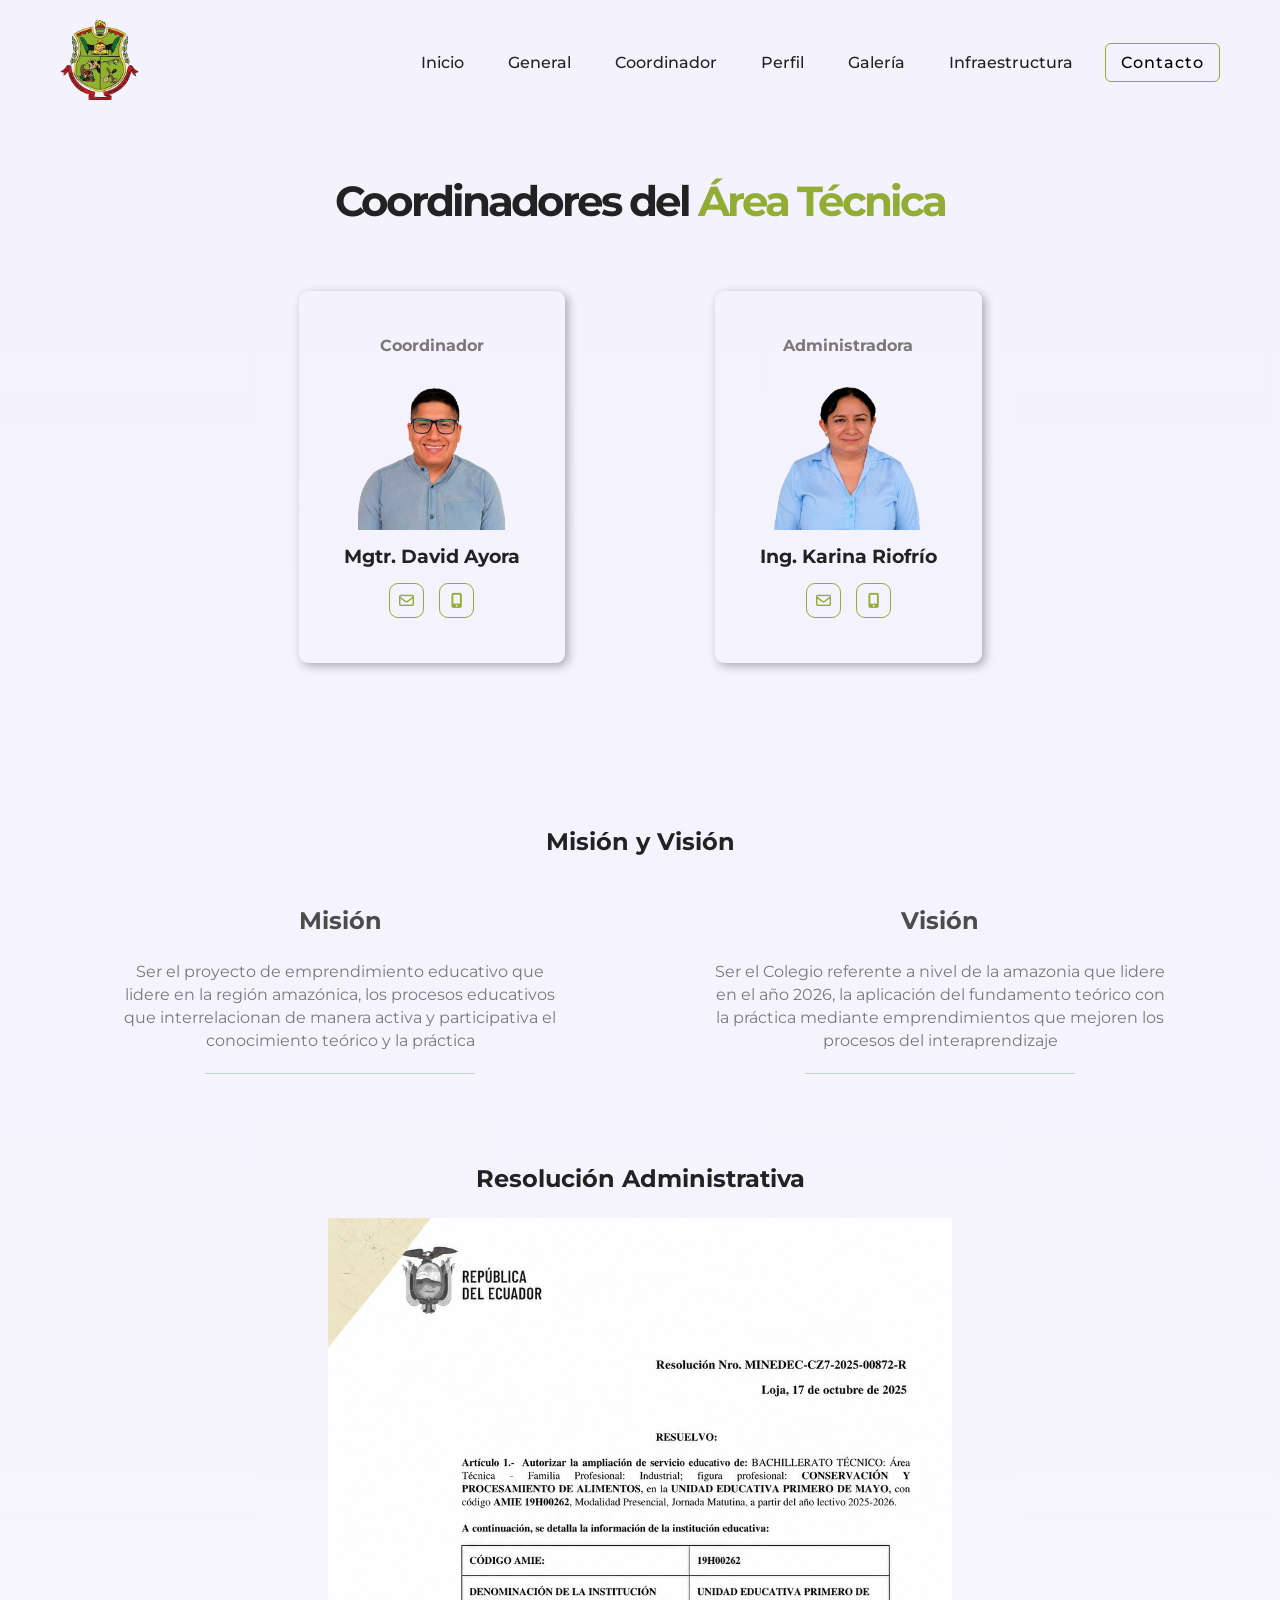
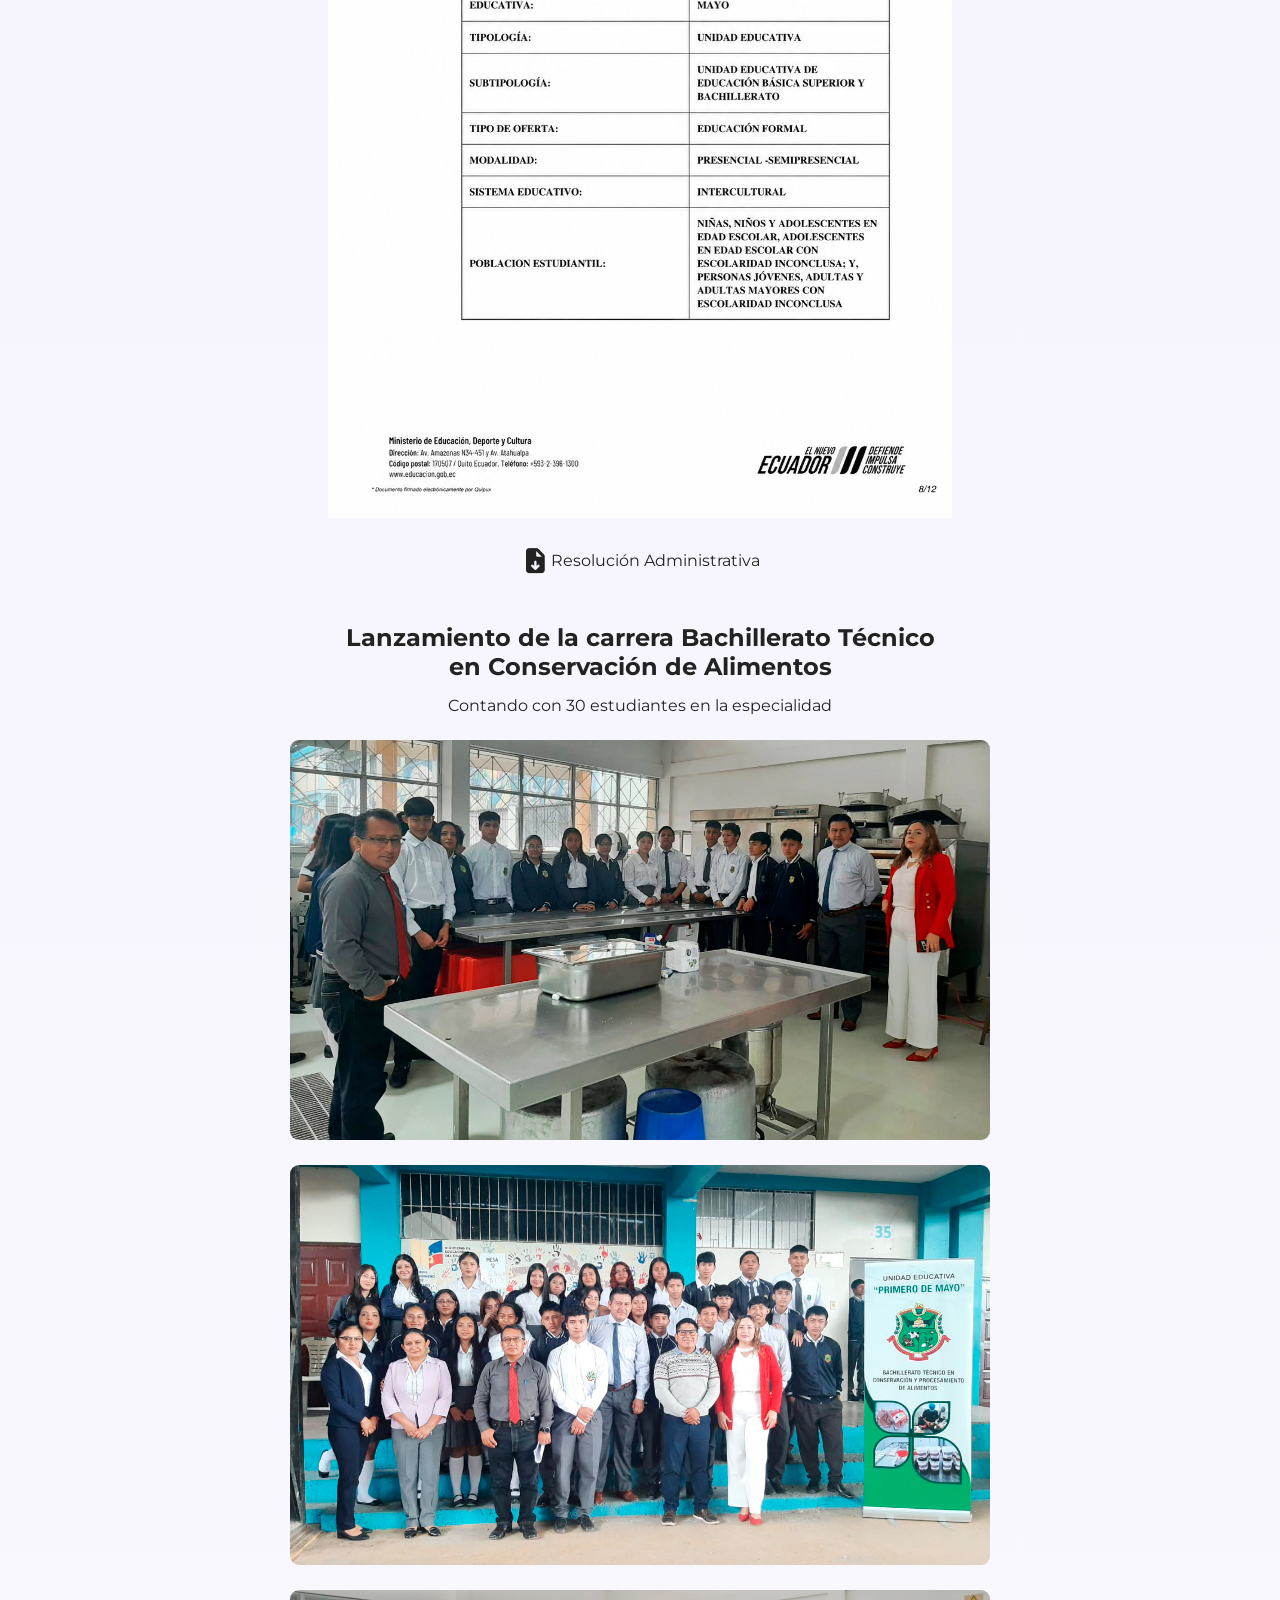
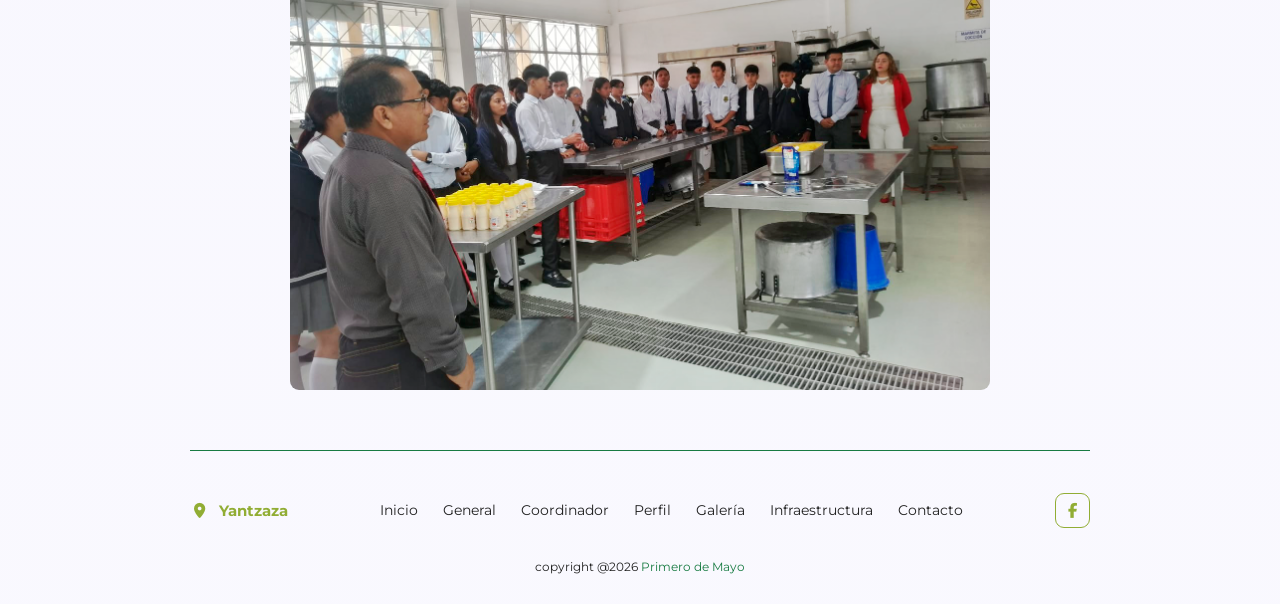
<file: teachers.html>
<!DOCTYPE html>
<html lang="en">

<head>
    <meta charset="UTF-8">
    <meta name="viewport" content="width=device-width, initial-scale=1.0">
    <title>Primero de Mayo - Coordinador</title>
    <link rel="stylesheet" href="style.css">
    <link rel="stylesheet" href="./css/all.min.css">
    <link rel="shortcut icon" href="./images/favicon.png" type="image/x-icon">
</head>

<body>

    <header>
        <div id="mainHeader">
            <div class="container">
                <div class="logo">
                    <img src="./images/logo 1 mayo.png" alt="" class="logoImg">
                    <i class="fa-solid fa-graduation-cap"></i>
                    <strong class="title">Primero de Mayo</strong>
                </div>
                <nav>
                    <div class="menu-toggle" onclick="toggleMenu()">
                        <span></span>
                        <span></span>
                        <span></span>
                    </div>
                    <ul id="menu">
                        <li><a href="./index.html">Inicio</a></li>
                        <li><a href="./general.html">General</a></li>
                        <li><a href="./teachers.html">Coordinador</a></li>
                        <li><a href="./profile.html">Perfil</a></li>
                        <li><a href="./gallery.html">Galería</a></li>
                        <li><a href="./infra.html">Infraestructura</a></li>
                        <li><a href="./contact.html" class="commonBtn">Contacto</a></li>
                    </ul>
                </nav>
            </div>
        </div>
    </header>

    <section>
        <h1 class="heading teachers-title">Coordinadores del<span> Área Técnica</span></h1>
        <div class="teachers">
            <div class="coordinator">
                <h4>Coordinador</h4>
                <img src="./images/david-ayora.png" alt="">
                <h3>Mgtr. David Ayora</h3>
                <div class="social-icons">
                    <a href="mailto:correo@ejemplo.com"><i class="fa-regular fa-envelope"></i></a>
                    <a href="tel:+593996149979"><i class="fa-solid fa-mobile-screen-button"></i></a>
                </div>
            </div>
            <div class="coordinator">
                <h4>Administradora</h4>
                <img src="./images/karina-riofrio.png" alt="">
                <h3>Ing. Karina Riofrío</h3>
                <div class="social-icons">
                    <a href="mailto:correo@ejemplo.com"><i class="fa-regular fa-envelope"></i></a>
                    <a href="tel:+593980944785"><i class="fa-solid fa-mobile-screen-button"></i></a>
                </div>
            </div>
        </div>
    </section>

    <section class="mission">
        <h1>Misión y Visión</h1>
        <div class="mission-content">
            <div class="mission-col">
                <h2>Misión</h2>
                <p>Ser el proyecto de emprendimiento educativo que lidere en la región amazónica,
                    los procesos educativos que interrelacionan de manera activa y participativa el
                    conocimiento teórico y la práctica
                </p>
                <hr>
            </div>
            <div class="mission-col">
                <h2>Visión</h2>
                <p>Ser el Colegio referente a nivel de la amazonia que lidere en el año 2026,
                    la aplicación del fundamento teórico con la práctica mediante emprendimientos que
                    mejoren los procesos del interaprendizaje
                </p>
                <hr>
            </div>
        </div>
    </section>

    <section class="doc-box">
        <h2>Resolución Administrativa</h2>
        <img src="./images/resolucion-administrativa.png" alt="">
        <a href="./images/resolucion-administrativa.png" download="Resolucion" class="download-btn doc-btn">
            <i class="fa-solid fa-file-arrow-down"></i>
            <span>Resolución Administrativa
            </span>
        </a>
    </section>

    <section class="ina">
        <h2>Lanzamiento de la carrera Bachillerato Técnico<br>
            en Conservación de Alimentos
        </h2>
        <p>
            Contando con 30 estudiantes en la especialidad
        </p>
        <div class="ina-container">
            <img src="./images/ina-1.png" alt="">
            <img src="./images/ina-2.png" alt="">
            <img src="./images/ina-3.png" alt="">
        </div>

    </section>

    <footer class="footer">
        <div class="footer-bottom">
            <div class="footer-logo">
                <i class="fa-solid fa-location-dot"></i>
                <h4>Yantzaza</h4>
            </div>
            <div class="footer-links">
                <a href="./index.html">Inicio</a>
                <a href="./general.html">General</a>
                <a href="./teachers.html">Coordinador</a>
                <a href="./profile.html">Perfil</a>
                <a href="./gallery.html">Galería</a>
                <a href="./infra.html">Infraestructura</a>
                <a href="./contact.html">Contacto</a>
            </div>
            <div class="social-icons">
                <a href="https://www.facebook.com/p/Colegio-de-Bachillerato-Primero-de-Mayo-100065199082538/"
                    target="_blank"><i class="fa-brands fa-facebook-f"></i></a>
                <!--  <a href="#"><i class="fab fa-instagram"></i></a>
                <a href="#"><i class="fa-brands fa-x-twitter"></i></a>-->
            </div>
        </div>
        <div class="copyright">
            copyright @2026
            <a href="#">Primero de Mayo</a>
        </div>
    </footer>

    <button id="backToTop">
        <i class="fa-solid fa-arrow-up"></i>
    </button>

    <script src="script.js"></script>

</body>

</html>
</file>
<file: style.css>
@import url('https://fonts.googleapis.com/css2?family=Bebas+Neue&family=Dosis:wght@200..800&family=Montserrat:ital,wght@0,100..900;1,100..900&family=Urbanist:ital,wght@0,100..900;1,100..900&display=swap');

html {
    scroll-behavior: smooth;
}

* {
    margin: 0;
    padding: 0;
    box-sizing: border-box;
    font-family: "Montserrat", sans-serif;
}

body {
    background: linear-gradient(180deg, #a196ef1f, #9e92f50f);
    color: #222;
    overflow-x: hidden;
}

body::-webkit-scrollbar {
    widows: 10px;
}

body::-webkit-scrollbar-thumb {
    background: #91AD34;
    border-radius: 10px;
}

.commonBtn {
    padding: 9px 15px;
    font-size: 16px;
    background-color: transparent;
    border-radius: 6px;
    border-width: thin;
    color: black;
    letter-spacing: 1px;
    font-weight: 500;
    border-color: #91AD34;
    border-style: solid;
}

.commonBtn:hover {
    background: #91AD34;
    color: #fff;
}

.main {
    display: grid;
    grid-template-columns: 1.4fr 1fr;
    margin-top: 50px;
    
}

header .container {
    display: flex;
    justify-content: space-between;
    align-items: center;
    max-width: 1200px;
    margin: auto;
    padding: 20px;
}

#mainHeader.fixed {
    position: fixed;
    top: 0;
    left: 0;
    background: white;
    box-shadow: 0 2px 5px rgba(0, 0, 0, 0.9);
    width: 100%;
    padding: 10px 100px;
    z-index: 9999;
}

#mainHeader {
    transition: all 0.3s ease;
}

.logo {
    font-size: 20px; 
    font-weight: bold;
}

.logo i {
    color: #91AD34;
    display: none;
}

.logoImg {
    height: 80px;
    position: relative;
}

.title {
    font-weight: 600;
    display: none;
}

nav ul {
    display: flex;
    gap: 20px;
    list-style: none;
}

nav ul li a {
    text-decoration: none;
    color: #222;
    font-weight: 500;
    padding: 8px 12px;
}

nav li a:hover {
    color: #91AD34;
}

.menu-toggle {
    display: none;
    flex-direction: column;
    cursor: pointer;
}

.menu-toggle span {
    width: 25px;
    height: 3px;
    background: #222;
    margin: 4px 0;
}

.stats .commonBtn {
    height: 45px;
    cursor: pointer;
}

.heading {
    font-size: 42px;
    font-weight: 700;
    color: #222;
    letter-spacing: -3px;
    margin-bottom: 20px;
}



.principal {
    max-width: 1200px;
    margin: 0 auto; 
}

.principal-container {
    display: flex;
    align-items: center;
    justify-content: center;
}

.principal-container img {
    width: 600px;
    height: 350px;
    object-fit: cover;
    border-radius: 9px;
}

.principal p {
    margin-top: 5px    ;
    text-align: justify;
}

.principal-text {
    max-width: 900px;
    margin: 60px auto 0;
}

.pic {
    display: flex;
    align-items: center;
    justify-content: center;
    flex-direction: column;    
}

.pic img {
    width: 150px; 
    border-radius: 9px;
}

.principal .gate {
    display: flex;
    align-items: center;
    justify-content: center;
    object-fit: cover;
    width: 720px;
    height: 410px;
    border-radius: 9px;
    margin: 50px auto 0;
}



.hero {
    display: flex;
    justify-content: space-between;
    align-items: center;
    padding: 0 20px;
    max-width: 1200px;
    margin: auto;
    flex-wrap: wrap;
}

.hero-text {
    max-width: 600px;
}

.heroHeading {
    font-size: 3.2rem;
    line-height: 60px;
}

.heading span {
    color: #CD1319;
}

#courseCount,
#studentCount {
    font-size: 2rem;
    font-weight: bold;
}

#courseCount::after, 
#studentCount::after {
  content: "+";
  font-size: 1.5rem;
  margin-left: 3px;
}

.counterText {
    font-size: 14px;
    color: #7c7878;
}

.hero-text p {
    margin: 20px 0;
    color: #7c7878;
}

.hero-image {
    max-width: 400px;
    position: relative;
}

.userImage {
    z-index: 99;
    position: relative;
    width: 100%;
}

.heroIcon1,
.heroIcon2 {
    position: absolute;
    z-index: 99;
    border-radius: 0px!important;
    filter: drop-shadow(5px 4px 10px #33333364);
}

.heroIcon1 {
    left: 0px;
    bottom: 50px;
    animation: slideDown 2s ease-in-out infinite alternate;
    height: 45px;
    border-radius: 9px!important;
}

.heroIcon2 {
    right: 0px;
    top: 50px;
    animation: slideRight 2s ease-in-out infinite alternate;
    height: 45px;
    border-radius: 9px!important;
}

@keyframes slideDown {
    from {left: 0px;}
    to {left: 20px;}
}

@keyframes slideRight {
    from {right: -20px;}
    to {right: 0px;}
}

.circle-container {
    position: absolute;
    top: 150px;
    left: 20px;
    width: 450px;
    height: 450px;
}

.circle {
    position: absolute;
    top: 0;
    left: 0;
    width: 350px;
    height: 350px;
    border-radius: 50%;
    background: radial-gradient(circle, #91AD34 30%, #187B42 100%);
    opacity: 0,6;
    animation: breathe 3s ease-in-out infinite;
}

.circle:nth-child(2) {
    width: 380px;
    height: 380px;
    top: -15px;
    left: -15px;
    background: radial-gradient(circle, #91AD34 30%, #187B42 100%);
    animation-delay: 0.4s;
}

.circle:nth-child(3) {
    width: 410px;
    height: 410px;
    top: -30px;
    left: -30px;
    background: radial-gradient(circle, #91AD34 30%, #187B42 100%);
    animation-delay: 0.3s;
}

@keyframes breathe {
    0%, 100% {
        transform: scale(1);
        opacity: 0.3;
    }
    50% {
        transform: scale(1.1);
        opacity: 0.1;
    }
}

.stats {
    display: flex;
    gap: 40px;
    margin-top: 20px;
}

.courses button {
    height: 30px;
    width: 65px;
    display: flex;
    align-items: center;
    justify-content: center;
    cursor: pointer;
}

.courseSection {
    max-width: 1200px;
    margin: 90px auto;
}

.courseSection h1 span {
    color: #91AD34;
}

.courses {
    display: flex;
    justify-content: space-between;
    margin: 40px 0;
    gap: 20px;
    flex-wrap: wrap;
}

.course {
    position: relative;
    border-color: #187B42;
    border-style: solid;
    border-width: thin;
    padding: 25px 25px 35px 25px;
    border-radius: 9px;
    flex: 1 1 200px;
    text-align: left;
    color: #222;
    transition: 0.3s ease-in-out;
    box-shadow: 3px 3px 10px #33333364;
}

.course:hover {
    transform: scale(1.05);
}

.course i {
    font-size: 2rem;
    display: block;
    margin-bottom: 25px;
}

.course span {
    font-size: 1rem;
    font-weight: 500;
}

.course hr {
    position: absolute;
    width: 60%;
    bottom: 15px;
    border: none;
    height: 1px;
    background: #187b4143;
    inset-inline: 0;
    margin-inline: auto;
}

.course-button {
    display: flex;
    flex-direction: column;
    align-items: center;
    justify-content: center;
}

.course-button button i {
    color: #222;
}

.course-button button:hover i {
    color: #fff;
}

.browseAll {
    margin-top: 9px;
    font-size: 14px;
}

.aboutSection {
    display: flex;
    justify-content: space-around;
    gap: 100px;
    flex-wrap: wrap;
    max-width: 1200px;
    margin: 120px auto;
}

.imageBox {
    flex: 1 1 500px;
    position: relative;
}

.imageBox img {
    width: 100%;
    border-radius: 9px;
    display: block;
}

.boxCorner {
    width: 100px;
    height: 100px;
    background: #91AD34;
    position: absolute;
    top: -12px;
    right: -12px;
    z-index: -1;
    border-radius: 9px;
}

.textBox {
    flex: 1 1 500px;
}

.textBox .heading span {
    color: #91AD34;
}

.textBox .highlight {
    color: #222;
    font-weight: 600;
    letter-spacing: 1px;
    font-size: 24px;
}

.textBox ul li {
    font-size: 16px;
    color: #222;
    margin: 15px;
    text-align: justify;
}

.textBox button {
    padding: 5px 12px;
    cursor: pointer;
}

.newsSection {
    color: #222;
    border-radius: 15px;
    padding: 40px 50px;
    max-width: 900px;
    margin: 90px auto;
    box-shadow: 3px 3px 15px #33333364;
    overflow: hidden;
}

.newsTop {
    display: flex;
    align-items: center;
    justify-content: space-between;
    flex-wrap: nowrap;
    gap: 20px;
}

.newsText {
    flex: 1;
}

.newsBtn {
    flex-shrink: 0;
}

.newsText h2 {
    font-size: 2rem;
    margin-bottom: 10px;
}

.newsBtn {
    background: #fff;
    color: #222;
    padding: 15px 30px;
    border: none;
    border-radius: 9px;
    cursor: pointer;
    box-shadow: 3px 3px 7px #33333364;
    transition: 0.3s;
}

.newsBtn:hover {
    color: #91AD34;
}

.newsBtn i {
    margin-right: 9px;
    animation: slideSide 1s ease-in-out infinite alternate;
}

@keyframes slideSide {
    from {
        transform: translateX('0') rotate(90deg);
    }
    to {
        transform: translateX('25px') rotate(90deg);
    }
}

.tabla-wrapper {
    max-height: 0;
    overflow: hidden;
    opacity: 0;
    transform: translateY(-10px);
    transition: max-height 0.7s ease,
                opacity 0.5s ease,
                transform 0.5s ease;
}

.tabla-wrapper.active {
    max-height: 1000px; 
    margin-top: 25px;
    opacity: 1;
    transform: translateY(0);
}

.tabla {
    width: 100%;
    border-collapse: collapse;
    border-radius: 10px;
    overflow: hidden;
    box-shadow: 3px 3px 10px #33333350;
}

.tabla th,
.tabla td {
    padding: 10px;
    text-align: left;
}

.tabla td.num {
    text-align: center;
}

.tabla .total {
    font-weight: bold;
}

.download-container {
    display: none;
}

.tabla-wrapper.active + .download-container {
    display: flex;
    align-items: center;
    justify-content: center;
    flex-direction: column;
    padding: 50px 0 25px 0;
}

.download-btn {
    text-decoration: none;
    color: #222;
}

.download-btn:hover {
    color: #91AD34;
    transition: 0.3s ease;
}

.download-btn i {
    font-size: 25px;

}

.testimonial-section {
    text-align: center;
    padding: 50px;
}

.testimonial-section span {
    color: #91AD34;
}

.testimonial-container {
    max-width: 1000px;
    margin: auto;
    position: relative;
    overflow: hidden;
}

.testimonial-wrapper {
    display: flex;
    transition: transform 0.5s ease-in-out;
    will-change: transform;
}

.testimonial {
    background: #fff;
    border-radius: 12px;
    box-shadow: 0 4px 15px rgba(0, 0, 0, 0.05);
    padding: 20px;
    margin: 10px;
    flex: 0 0 calc(50% - 20px);
    display: flex;
    flex-direction: column;
    justify-content: space-between;
}

.top-section {
    display: flex;
    align-items: center;
    margin-bottom: 15px;
}

.image {
    flex-shrink: 0;
}

.image img {
    width: 60px;
    height: 60px;
    border-radius: 50%;
    object-fit: cover;
}

.info {
    margin-left: 15px;
    text-align: left;
    flex-grow: 1;
    position: relative;
}

.info h3 {
    font-size: 16px;
    font-weight: 500;
}

.info .position {
    font-size: 14px;
    margin: 2px 0 8px;
}

.stars i {
    color: #FFD700;
    font-size: 16px;
}

.quote-icon1 {
    position: absolute;
    top: 0;
    right: 0;
    font-size: 1rem;
    color: #187B42;
}

.bottom-text {
    font-size: 14px;
    line-height: 1.5;
    text-align: left;
}

.dots {
    text-align: center;
    margin-top: 20px;
}

.dot {
    display: inline-block;
    width: 10px;
    height: 10px;
    background: #91AD34;
    border-radius: 50%;
    margin: 0 5px;
    cursor: pointer;
}

.dot.active {
    background: #187B42;
}

.specialist-section {
    padding: 60px 20px;
    display: flex;
    justify-content: center;
    align-items: center;
}

.specialist-container {
    max-width: 1200px;
    display: flex;
    align-items: center;
    gap: 50px;
    flex-wrap: wrap;
}

.specialist-image img {
    max-width: 100%;
    height: auto;
    width: 500px;
    box-shadow: 5px 4px 10px #33333364;
    border-radius: 9px;
}

.specialist-content {
    max-width: 600px;
}

.specialist-content span {
    color: #91AD34;
}

.specialist-content p {
    font-size: 16px;
    color: #222;
    margin-bottom: 30px;
}

.specialist-content a {
    text-decoration: none;
}

.copyright a {
    color: #187B42;
    text-decoration: none;
}

.footer {
    padding: 60px 20px 30px;
    text-align: center;
    color: #222;
}

.footer-bottom {
    border-top: 1px solid #187B42;
    padding-top: 30px;
    display: flex;
    flex-wrap: wrap;
    justify-content: space-between;
    align-items: center;
    max-width: 900px;
    margin: 0 auto;
}

.footer-logo {
    display: flex;
    align-items: center;
    gap: 10px;
    font-size: 15px;
    font-weight: 300;
    color: #222;
}

.footer-logo i {
    color: #91AD34;
}

.footer-logo h4 {
    color: #91AD34;
}

.footer-links {
    display: flex;
    gap: 25px;
    flex-wrap: wrap;
    justify-content: center;
    margin: 20px 0;
}

.footer-links a {
    color: #222;
    text-decoration: none;
    font-size: 14px;
}

.footer-links a:hover {
    color: #91AD34;
}

.social-icons {
    display: flex;
    gap: 15px;
}

.social-icons a {
    width: 35px;
    height: 35px;
    border-radius: 9px;
    border: 1px solid #91AD34;
    display: flex;
    justify-content: center;
    align-items: center;
    color: #91AD34;
    text-decoration: none;
    font-size: 15px;
    transition: background 0.3s;
}

.social-icons a:hover {
    background: #91AD34;
    color: #fff;
}

.copyright {
    margin-top: 20px;
    font-size: 12px;
    color: #222;
}

#backToTop {
    position: fixed;
    bottom: 30px;
    right: 30px;
    z-index: 999;
    background: #91AD34;
    color: #fff;
    border: 3px solid #91AD34;
    padding: 12px 15px;
    border-radius: 9px;
    cursor: pointer;
    display: none;
    box-shadow: 5px 4px 10px #33333364;
}

#backToTop:hover {
    background: #fff;
    border: 3px #91AD34;
    color: #91AD34;
}

.quizSection {
    text-align: center;
    padding: 80px 20px;
    box-shadow: 3px 3px 7px #33333364;
}

.quiz-container {
    flex: 1;
    max-width: 700px;
    margin: auto;
    overflow: hidden;
    overflow-y: auto;
}

.quiz-wrapper {
    display: flex;
    transition: transform 0.5s ease;
}

.quiz-slide {
    display: flex;
    flex-direction: column;
    justify-content: center;  
    align-items: center;      
    text-align: center;
    min-width: 100%;
    background: #fff;
    padding: 50px 15px 15px 15px;
    border-radius: 12px;
}

.quiz-slide h3 {
    margin-bottom: 20px;
}

.quiz-option {
    display: block;
    width: 100%;
    margin: 10px 0;
    padding: 12px;
    border-radius: 8px;
    border: 1px solid #91AD34;
    background: transparent;
    cursor: pointer;
    transition: 0.3s;
}

.quiz-option:hover {
    background: #91AD34;
    color: white;
}

.quiz-dots {
    margin-top: 20px;
}

.quiz-dot {
    display: inline-block;
    width: 10px;
    height: 10px;
    background: #91AD34;
    border-radius: 50%;
    margin: 5px;
}

.quiz-dot.active {
    background: #91AD34;
}

.quiz-controls {
    margin-top: 20px;
}

.quiz-controls button {
    padding: 10px 20px;
    margin: 5px;
    border-radius: 8px;
    border: none;
    cursor: pointer;
    background: #91AD34;
    color: white;
}

.correct {
    color: #91AD34;
}

.incorrect {
    color: #CD1319;
}

.quiz-option.selected {
    background: #91AD34 !important;
    color: #fff !important;
    border-color: #91AD34 !important;
}

.correct {
    color: #28a745;
    font-weight: bold;
}

.incorrect {
    color: #CD1319;
    font-weight: bold;
}


#quizSection {
    display: flex;
    flex-direction: column;
    position: relative;
    background: #fff;
    width: 90%;
    max-width: 750px;
    height: 60vh;
    max-height: 60vh;
    border-radius: 18px;
    padding: 25px;
    transform: scale(0.9) translateY(30px);
    opacity: 0;
    transition: all 0.6s ease;
}

#quizOverlay.active #quizSection {
    transform: scale(1) translateY(0);
    opacity: 1;
}

#quizOverlay {
    position: fixed;
    inset: 0;
    display: flex;
    justify-content: center;
    align-items: center;
    background: transparent;
    opacity: 0;
    pointer-events: none;
    transition: opacity 0.3s ease;
    z-index: 99999;
}

#quizOverlay.active {
    opacity: 1;
    pointer-events: auto;
}

#quizSection.active {
    display: block;
    opacity: 1;
    transform: translateY(0);
}

#closeQuizBtn {
    position: absolute;
    top: 15px;
    right: 15px;
    font-size: 18px;
    background: transparent;
    border: none;
    cursor: pointer;
    color: #222;
    z-index: 10;
}

#closeQuizBtn:hover {
    color: #187B42;
}

#closeQuizBtn {
    position: absolute;
    top: 20px;
    right: 25px;
    font-size: 18px;
    background: transparent;
    border: none;
    cursor: pointer;
    color: #222;
    z-index: 100000;
}

#closeQuizBtn:hover {
    color: #91AD34;
}

#nextBtn {
    margin-left: auto;
}

.quiz-progress {
    width: 100%;
    height: 8px;
    background: #fff;
    border-radius: 10px;
    margin-bottom: 15px;
    max-width: 90px;
    margin: 0 auto;
    overflow: hidden;
}

.quiz-progress {
    margin-top: 15px;
}

.quiz-controls {
    display: flex;
    justify-content: space-between;
    margin-top: 10px;
}

.quiz-progress-bar {
    height: 100%;
    width: 0%;
    background: #CD1319;
    border-radius: 10px;
    transition: width 0.4s ease;
}

#restartQuizBtn {
    margin: 0;
}

.accordion {
    width: 100%;
    max-width: 900px;
    margin: 0 auto;
}

.accordion-btn {
    display: block;
    margin: 0 auto;
    width: 250px;
    padding: 12px;
    font-size: 16px;
    font-weight: bold;
    border: none;
    cursor: pointer;
    text-align: center;
    border-radius: 9px;
    background: transparent;
    transition: 0.3s;
}

.accordion-btn:hover {
    background: #91AD34;
}

.accordion-content {
    max-height: 0;
    overflow: hidden;
    transition: max-height 0.4s ease;
    margin-top: 10px;
}

.accordion-content.active {
     max-height: 1000px;
}

.tabla {
    width: 100%;
    border-collapse: collapse;
    font-size: 14px;
}

.tabla th,
.tabla td {
    border: 1px solid #22222225;
    padding: 6px 8px;
}

.categoria {
    width: 200px;
}

.tabla .num {
    text-align: center;
}


.total td {
    font-weight: bold;
}

.accordion-btn i {
    animation: slideSide 1s ease-in-out infinite alternate;
    margin-right: 15px;
}

@keyframes slideSide {
    from {
        transform: translateX(0) rotate(90deg) ;
    }
    to {
        transform: translateX(6px) rotate(90deg);
    }
}



/* Contact Form */

.contactSection {
    max-width: 1200px;
    margin: 0 auto;
    padding: 0 20px;
}

.contactSection h1 {
    text-align: center;
    margin: 50px 0;
}

.contactContainer {
    display: flex;
    border-radius: 15px;
    overflow: hidden;
    box-shadow: 3px 3px 15px #33333364;
}

.contactInfo {
    width: 30%;
    background: #fff;
    padding: 40px;
    display: flex;
    flex-direction: column;
    justify-content: space-between;
}

.contactInfo a {
    display: block;
    text-decoration: none;
    color: #222;
}

.contactInfo a:hover {
    color: #91AD34;
}

.contactInfo h2 {
    margin-bottom: 30px;
}

.infoItem {
    display: flex;
    align-items: center;
    gap: 15px;
    margin-bottom: 20px;
}

.infoItem i {
    color: #91AD34;
    font-size: 18px;
}

.socialIcons {
    display: flex;
    justify-content: space-between;
    width: 120px;
    margin: 40px auto 0;
}

.socialIcons i {
    width: 35px;
    height: 35px;
    display: flex;
    justify-content: center;
    align-items: center;
    border: 1px solid #91AD34;
    border-radius: 9px;
    color: #91AD34;
    cursor: pointer;
    transition: 0.3s;
}

.socialIcons i:hover {
    background: #91AD34;
    color: #fff;
}

.contactForm {
    width: 70%;
    background: #f7f7f7;
    padding: 40px;
}

.contactForm h2 {
    margin-bottom: 30px;
}

.row {
    display: flex;
    gap: 20px;
    margin-bottom: 25px;
}

.inputBox {
    position: relative;
    width: 100%;
}

.inputBox input,
.inputBox textarea {
    width: 100%;
    padding: 14px 10px;
    border: none;
    outline: none;
    background: transparent;
    border-bottom: 2px solid #ccc;
    font-size: 14px;
}

.inputBox textarea {
    height: 120px;
    resize: none;
}

.inputBox label {
    position: absolute;
    left: 10px;
    top: 14px;
    color: #999;
    font-size: 14px;
    pointer-events: none;
    transition: 0.3s ease;
}

.inputBox input:focus + label,
.inputBox input:not(:placeholder-shown) + label,
.inputBox textarea:focus + label,
.inputBox textarea:not(:placeholder-shown) + label {
    top: -10px;
    font-size: 12px;
    color: #91AD34;
}

.inputBox.full {
    margin-bottom: 25px;
}

.contactForm button {
    background: #91AD34;
    color: #fff;
    padding: 15px;
    border: none;
    border-radius: 9px;
    cursor: pointer;
    font-size: 16px;
    transition: 0.3s;
}

.contactForm button:hover {
    background: #7e972c;
}

@media (max-width: 768px) {
    .contactContainer {
        flex-direction: column;
    }

    .contactInfo,
    .contactForm {
        width: 100%;
    }

    .row {
        flex-direction: column;
    }
}


/* Email Recibido */
.thanks-section {
    display: flex;
    align-items: center;
    justify-content: center;
    flex-direction: column;
    text-align: center;
    padding: 60px 0;
}

.thanks-section a {
    text-decoration: none;
    color: #222;
    margin-top: 50px;
}

.thanks-section a:hover {
    color: #91AD34;
}

.thanks-section a i {
    padding-right: 9px;
}



.teachers {
    display: flex;
    align-items: center;
    justify-content: center;
    height: 400px;
    gap: 0 150px;
}

.teachers-title {
    font-size: 42px;
    text-align: center;
    margin: 50px 0;
}

.teachers-title span {
    color: #91AD34;
}

.coordinator {
    display: flex;
    align-items: center;
    justify-content: center;
    flex-direction: column;
    padding: 45px;  
    border-radius: 9px;
    box-shadow: 3px 3px 10px #33333364;
}

.coordinator .social-icons,
.coordinator h3 {
    margin-top: 15px;
}

.coordinator img {
    height: 150px;
}

.coordinator h4 {
    margin-bottom: 25px;
    color: #7c7878;
}

.mission h1 {
    text-align: center;
    margin: 50px 0;
}

.doc-box h2 {
    text-align: center;
    margin: 25px 0;
}

.doc-box img {
    display: flex   ;
    height: 900px;
    margin: 0 auto;
}

.doc-btn {
    display: flex;
    align-items: center;
    justify-content: center;
    margin-top: 30px;
}

.profile {
    max-width: 1200px;
    margin: 0 auto;
}

.profile h1 {
    text-align: center;
    margin: 50px 0;
}

.profile .profile-title span {
    margin-left: 0;
    color: #91AD34;
}

.profile-box {
    display: flex;
    align-items: center;
    justify-content: space-between;
    max-width: 810px;
    margin: 0 auto 35px;
    border-radius: 9px;
}

.profile span {
    margin-left: 35px;
}

.profile-box img {
    width: 180px;
    height: 120px;
    object-fit: cover; 
}

.profile-box span {
    position: relative;
    padding-left: 16px;
}

.profile-box span strong {
    font-weight: 500;
}

.profile-box span::before {
    content: "•";
    position: absolute;
    left: 0;
    top: -7px;
    color: #CD1319;
    font-size: 30px;
    line-height: 1;
}

.mission {
    margin: 150px 0 90px 0;
}

.mission-content {
    display: flex;
    align-items: center;
    max-width: 1200px;
    margin: 30px auto;
    text-align: center;
}

.mission-content h2 {
    margin-bottom: 25px;
}

.mission-col {
    max-width: 450px;
    margin: 0 auto;
}

.mission-col h2 {
    color: #4c4c4c;
}

.mission-col p {
    font-size: 16px;
    font-weight: 400;
    color: #7c7878;
    line-height: 23px;
}

.mission-col hr {
    width: 60%;
    bottom: 15px;
    border: none;
    height: 1px;
    margin-top: 21px;
    background: #187b4143;
    inset-inline: 0;
    margin-inline: auto;
}

.ina h2 {
    text-align: center;
    margin-top: 50px;
}

.ina p {
    text-align: center;
    margin-top: 15px;
}

.ina-container {
    display: flex;
    align-items: center;
    justify-content: center;
    flex-direction: column;
}

.ina-container img {
    height: 400px;
    width: 700px;
    object-fit: cover;
    margin-top: 25px;
    border-radius: 9px;
}


.gallerySection {
    max-width: 1200px;
    margin: 50px auto;
    text-align: center;
}

.gallerySection .heading span {
    color: #91AD34;
}

.galleryGrid {
    display: grid;
    grid-template-columns: repeat(3, 1fr); 
    gap: 20px;
    margin-top: 40px;
}

.gallery-item h4 {
    margin-top: 15px;
    font-size: 18px;
    font-weight: 600;
    color: #222;
    text-align: center;
}

.gallery-item img {
    width: 100%;
    height: 220px;
    object-fit: cover;
    border-radius: 12px;
    box-shadow: 3px 3px 10px #33333350;
    transition: transform 0.3s ease, box-shadow 0.3s ease;
    cursor: pointer;
}

.gallery-item img:hover {
    transform: scale(1.05);
    box-shadow: 5px 5px 15px #33333370;
}

.lightbox {
    position: fixed;
    display: flex;
    align-items: center;
    justify-content: center;
    inset: 0;
    background: rgba(255,255,255,0.95);
    opacity: 0;
    pointer-events: none;
    transition: 0.4s ease;
    z-index: 99999;
}

.lightbox.active {
    opacity: 1;
    pointer-events: auto;
}

.lightbox-img {
    width: 750px;
    height: 420px;
    object-fit: cover; 
    background: #fff; 
    border-radius: 12px;
    box-shadow: 5px 5px 20px #00000030;
}

.lightbox button i {
    font-size: 21px;
}

.lightbox-title {
    position: absolute;
    font-size: 24px;
    font-weight: 600;
    color: #222;
    text-align: center;
    bottom: 90px;
}

.nav {
    position: absolute;
    top: 50%;
    transform: translateY(-50%);
    font-size: 40px;
    background: transparent;
    border: none;
    cursor: pointer;
    color: #333;
    padding: 10px;
    transition: 0.3s;
}

.nav:hover {
    color: #91AD34;
}

.prev {
    left: 150px;
}

.prev i {
    transform: rotate(180deg);
}

.next {
    right: 150px;
}

.close {
    position: absolute;
    top: 20px;
    right: 30px;
    font-size: 35px;
    cursor: pointer;
    color: #333;
}

.close:hover {
    color: #CD1319;
}

.no-scroll {
    overflow: hidden;
}

.galleryGrid img,
.lightbox-img {
    background: #fff;
}



.infra {
    max-width: 1200px;
    margin: 0 auto;
}

.infra-container {
    max-width: 700px;
    margin: 0 auto;
}

.infra-container p {
    text-align: justify;
    margin-bottom: 25px;
    color: #7c7878;
}

.infra h4 {
    color: #7c7878;
}

.infra-table-container {
    padding: 10px;
    background: transparent;
}

.infra-table {
    width: 100%;
    max-width: 800px; 
    border-collapse: collapse; 
    border: 1px solid #22222225;
    border-radius: 9px;
    margin: 50px auto;
    overflow: hidden; 
    border-style: hidden; 
    box-shadow: 0 0 0 1px #22222225; 
}

.infra-table td {
    border: 1px solid #22222225;
    padding: 15px;
    vertical-align: middle;
    background: transparent;
}

.col-title {
    width: 20%;
    text-align: center; 
}

.col-list {
    width: 30%;
}

.col-list ul {
    list-style-type: none;
    padding: 0;
    margin: 0;
    display: inline-block;
    text-align: left;
    color: #7c7878;
}

.col-list li::before {
    content: "- ";
    margin-right: 5px;
}

.col-image {
    width: 50%;
    text-align: center;
}

.col-image img {
    max-width: 100%;
    width: 300px;
    height: auto;
    display: block;
    margin: 0 auto;
    border-radius: 9px;
}

.infra p {
    max-width: 700px;
    text-align: justify;
    margin: 0 auto 50px;
    color: #7c7878;
}

.infra-img {
    display: flex;
    align-items: center;
    justify-content: center;
    margin: 0 auto 25px;
    border-radius: 9px;
    width: 720px;
    height: 330px;
    object-fit: cover;
}




@media (max-width:768px) {
    .logoImg {
        height: 60px;
        left: 15px;
    }
    #mainHeader.fixed{
        padding: 10px 21px;
    }
    nav ul {
        display: none;
        flex-direction: column;
        border-radius: 9px;
        gap: 10px;
        background: #ffffff;
        box-shadow: 5px 4px 10px rgb(255, 255, 255);
        position: absolute;
        top: 60px;
        right: 50px;
        padding: 10px;
        box-shadow: 8px;
    }
    nav ul li {
        padding: 10px;
    }
    nav ul.active {
        display: flex;
        z-index: 9999;
    }
    .menu-toggle {
        display: flex;
    }
    .hero {
        flex-direction: column-reverse;
        text-align: center;
    }
    .heroHeading {
        font-size: 2.3rem;
        line-height: 35px;
        letter-spacing: -1.5px;
    }
    .hero-text h4 {
        margin-bottom: 15px;
    }
    .circle-container {
        display: none;
    }
    .openQuizBtn {
        display: flex;
        align-items: center;
        justify-content: center;
    }
    .stats .commonBtn {
        display: flex;
        align-items: center;
        justify-content: center;
        width: 120px;
        height: 30px;
        margin: 0 auto 25px;
    }
    #courseCount,
    #studentCount {
        font-size: 1.7rem;
    }
    .courseSection {
        padding: 20px;
        margin-top: 35px;
    }
    .heading {
        font-size: 2.3rem;
    }
    .stats {
        flex-direction: column;
        gap: 20px;
    }
    .circle-container {
        display: none;
    }
    .courses {
        flex-direction: column;
        align-items: center;
    }
    .courses button {
        margin-top: 15px;
    }
    .course {
        width: 80%;
        max-height: 150px;
    }
    .course i {
        font-size: 1.5rem;
        margin-bottom: 0;
    }
    .course span {
        font-size: 13px;
        font-weight: 400;
    }
    .aboutSection {
        margin: -90px 0;
        padding: 25px;
        gap: 0;
    }
    .aboutSection .textBox {
        margin-top: 50px;
    }
    .aboutSection {
        font-size: 14px;
    }
    .newsSection {
        margin: 120px 15px;
        padding: 20px;
    }
    .testimonial-section {
        padding: 20px;
    }
    .testimonial {
        flex: 0 0 calc(100% - 20px);
    }
    .quote-icon1 {
        display: none;
    }
    .specialist-container {
        flex-direction: column;
        text-align: center;
    }
    .specialist-image img {
        width: 100%;
        max-width: 300px;
    }
    .footer-bottom {
        flex-direction: column;
        text-align: center;
        gap: 20px;
    }
}
</file>
